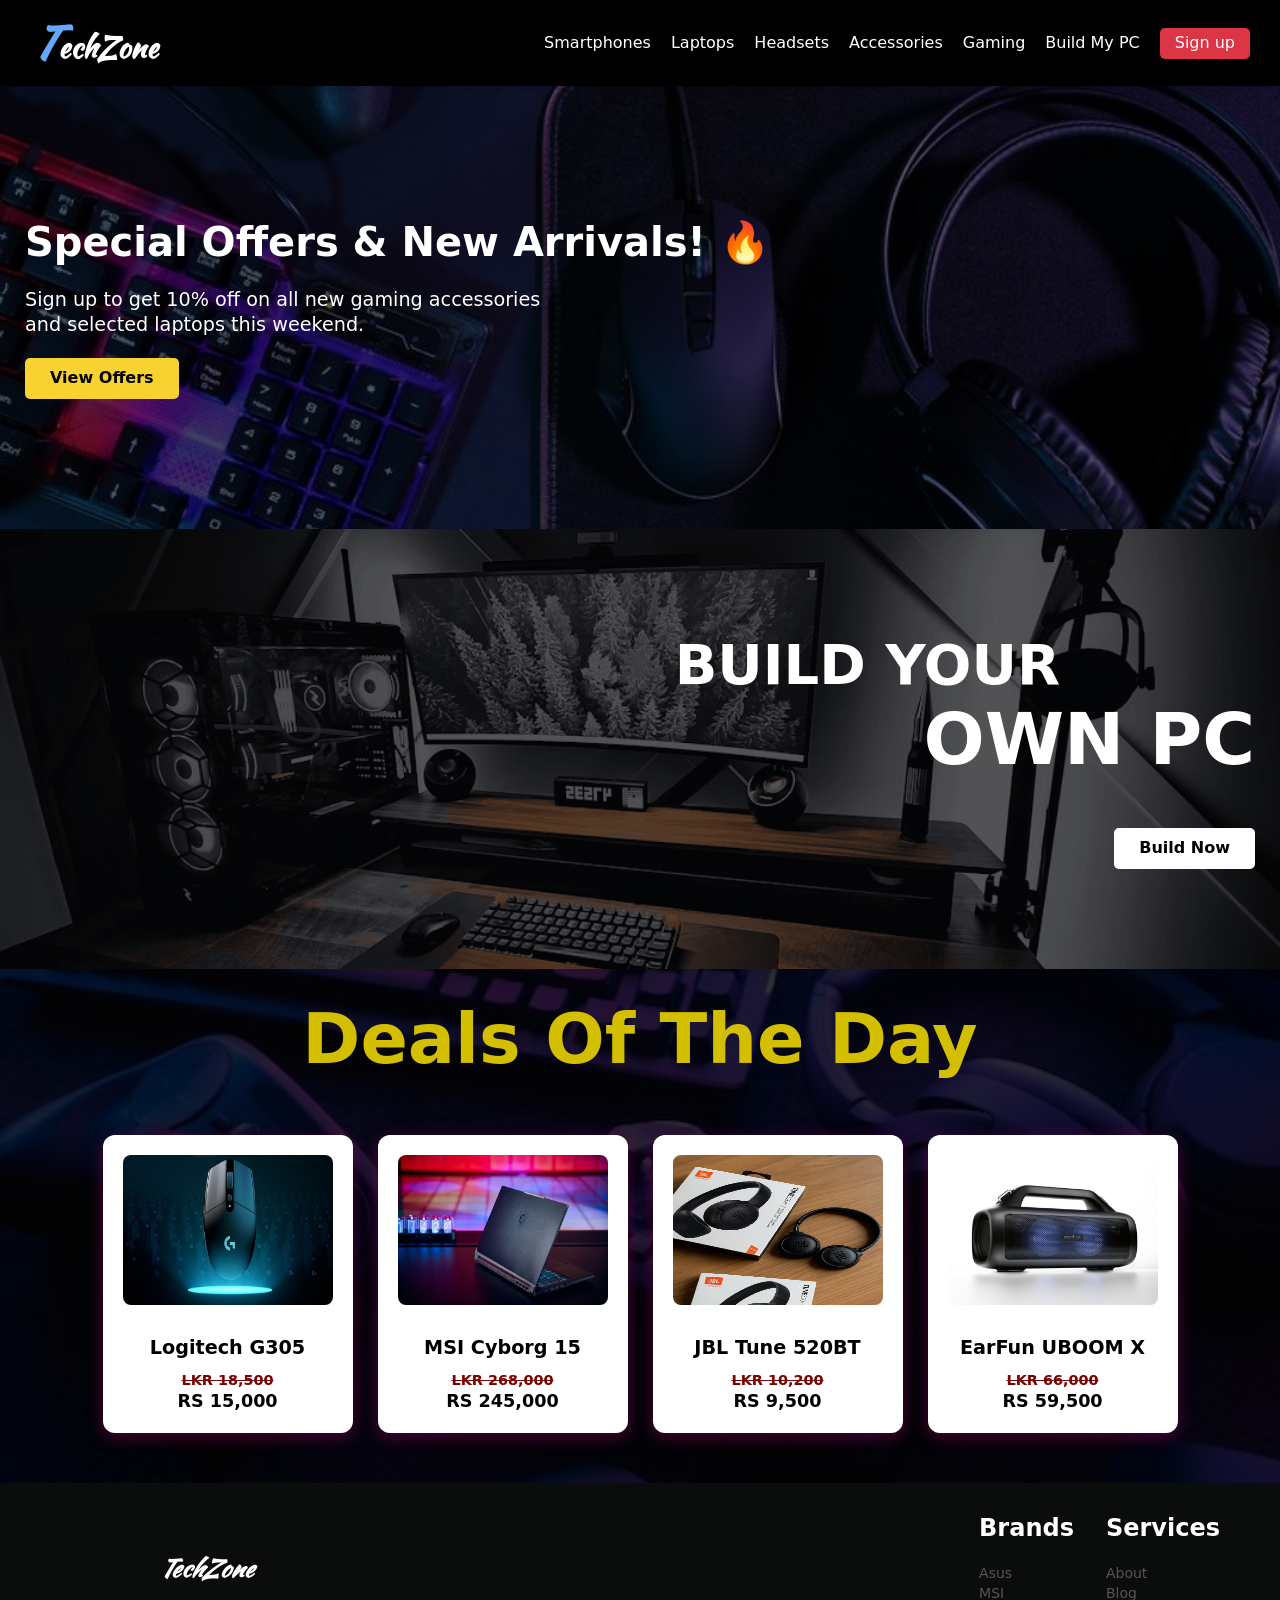
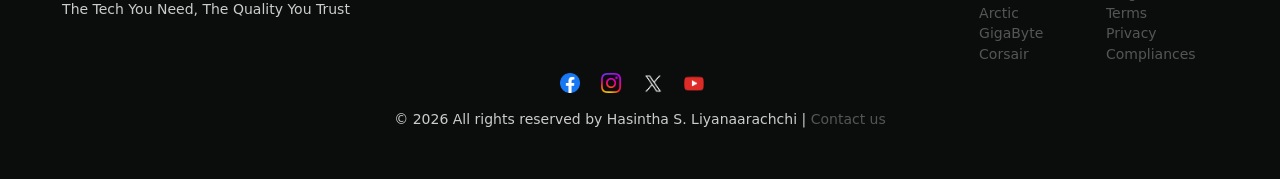
<file: index.html>
<!doctype html>
<html lang="en">
  <head>
    <meta charset="UTF-8" />
    <meta name="viewport" content="width=device-width, initial-scale=1.0" />
    <title>TechZone Gadget Store</title>
    <link rel="stylesheet" href="styles.css" />
    
  </head>
  <body>



    
    <header>
      <div class="logo">
        <a class="T" href="index.html" ; text-decoration: none"
          >T</a
        >
        <a class="Z" href="index.html" ; text-decoration: none"
          >echZone</a
        >
      </div>




      <nav> <!--navigation tika-->
        <ul>
         
          <li><a href="smartphones.html">Smartphones</a></li>
          <li><a href="laptops.html">Laptops</a></li>
          <li><a href="audio.html">Headsets</a></li>
          <li><a href="accessories.html">Accessories</a></li>
          <li><a href="gaming.html">Gaming</a></li>
          <li><a href="buildmypc.html">Build My PC</a></li>
          <li><a class="signup" href="signup.html">Sign up</a></li>
         
        </ul>
      </nav>
     
    </header>





   






    <!--Offer eka-->
     <section id="highlights" class="banner">
        <div class="banner-content">
          <div class="banner-text">
          <h2>Special Offers & New Arrivals! 🔥</h2>
            <p>Sign up to get 10% off on all new gaming accessories<br>and selected laptops this weekend.</p>
         
            <a  href="#viewoffers" class="btn">View Offers</a>
            </div>
            
        </div>
    </section>

  <section id="highlights" class="banner2">
        <div class="banner-content2">
          <div class="banner-text2">
          <pre><h2 class="top-line">BUILD YOUR          </h2>
          <h2 class="bottom-line">   OWN PC</h2>
          </pre>
            
            <a  href="buildmypc.html" class="btn2">Build Now</a>
            </div>
            
        </div>
    </section>
     
    <section id="featured-products" class="showcase-container">
    <div class="showcase-inner">
        <h2 class="deals" id="viewoffers">Deals Of The Day</h2>
        
        <div class="laptop-layout">
            <div class="laptop-item">
                <img src="Images\gaming\logi.jpg" >
                <h3>Logitech G305</h3>
                <div class="cost-tag">LKR 18,500</div>
                <div class="recost-tag">RS 15,000</div>
            </div>
            
            <div class="laptop-item">
                <img src="Images\laptops\cyborg15.jpg" >
                <h3>MSI Cyborg 15</h3>
                <div class="cost-tag">LKR 268,000</div>
                <div class="recost-tag">RS 245,000</div>
            </div>
            
            <div class="laptop-item">
                <img src="Images\headsets\jbltune.jpg" >
                <h3>JBL Tune 520BT</h3>
                <div class="cost-tag">LKR 10,200</div>
                <div class="recost-tag">RS 9,500</div>
            </div>
            <div class="laptop-item">
                <img src="Images\headsets\ear.jpg" >
                <h3>EarFun UBOOM X</h3>
                <div class="cost-tag">LKR 66,000</div>
                <div class="recost-tag">RS 59,500</div>
            </div>
        </div>
    </div>
</section>




    <!--Footer eka-->
  <footer class="hidden-footer" class="app-footer">
     
        <div class="footer-content">
          <div class="app-info">
            <h2 class="T">TechZone</h2>
            <p>
              The Tech You Need, The Quality You Trust
            </p>
          </div>
          <div class="footer-actions">
            <div class="services-actions">
              <h2 class="action-header">Brands</h2>
              <ul class="unordered-list">
                <li><a href="#">Asus</a></li>
                <li><a href="#">MSI</a></li>
                <li><a href="#">Arctic</a></li>
                <li><a href="#">GigaByte</a></li>
                <li><a href="#">Corsair</a></li>
              </ul>
            </div>
            <div class="about-actions">
              <h2 class="action-header">Services</h2>
              <ul class="unordered-list">
                <li><a href="#">About</a></li>
                <li><a href="#">Blog</a></li>
                <li><a href="#">Terms</a></li>
                <li><a href="#">Privacy</a></li>
                <li><a href="#">Compliances</a></li>
              </ul>
            </div>
          </div>
        </div>
        <div class="social-icons">
          <img
            src="Images\footer\facebook.png"
            alt="fb-icon"
          />
          <img
            src="Images\footer\instagram.png"
            alt="insta-icon"
          />
          <img
            src="Images\footer\twitter.png"
            alt="twitter-icon"
          />
          <img
            src="Images\footer\youtube.png"
            alt="yt-icon"
          />
        </div>
        <div class="copyright">
          <p class="copyright-text">
            &copy; 2026 All rights reserved by Hasintha S. Liyanaarachchi | 
            <a href="#">Contact us</a>
          </p>
        </div>
      </div>
    </footer>
   

    

  </body>
</html>
</file>
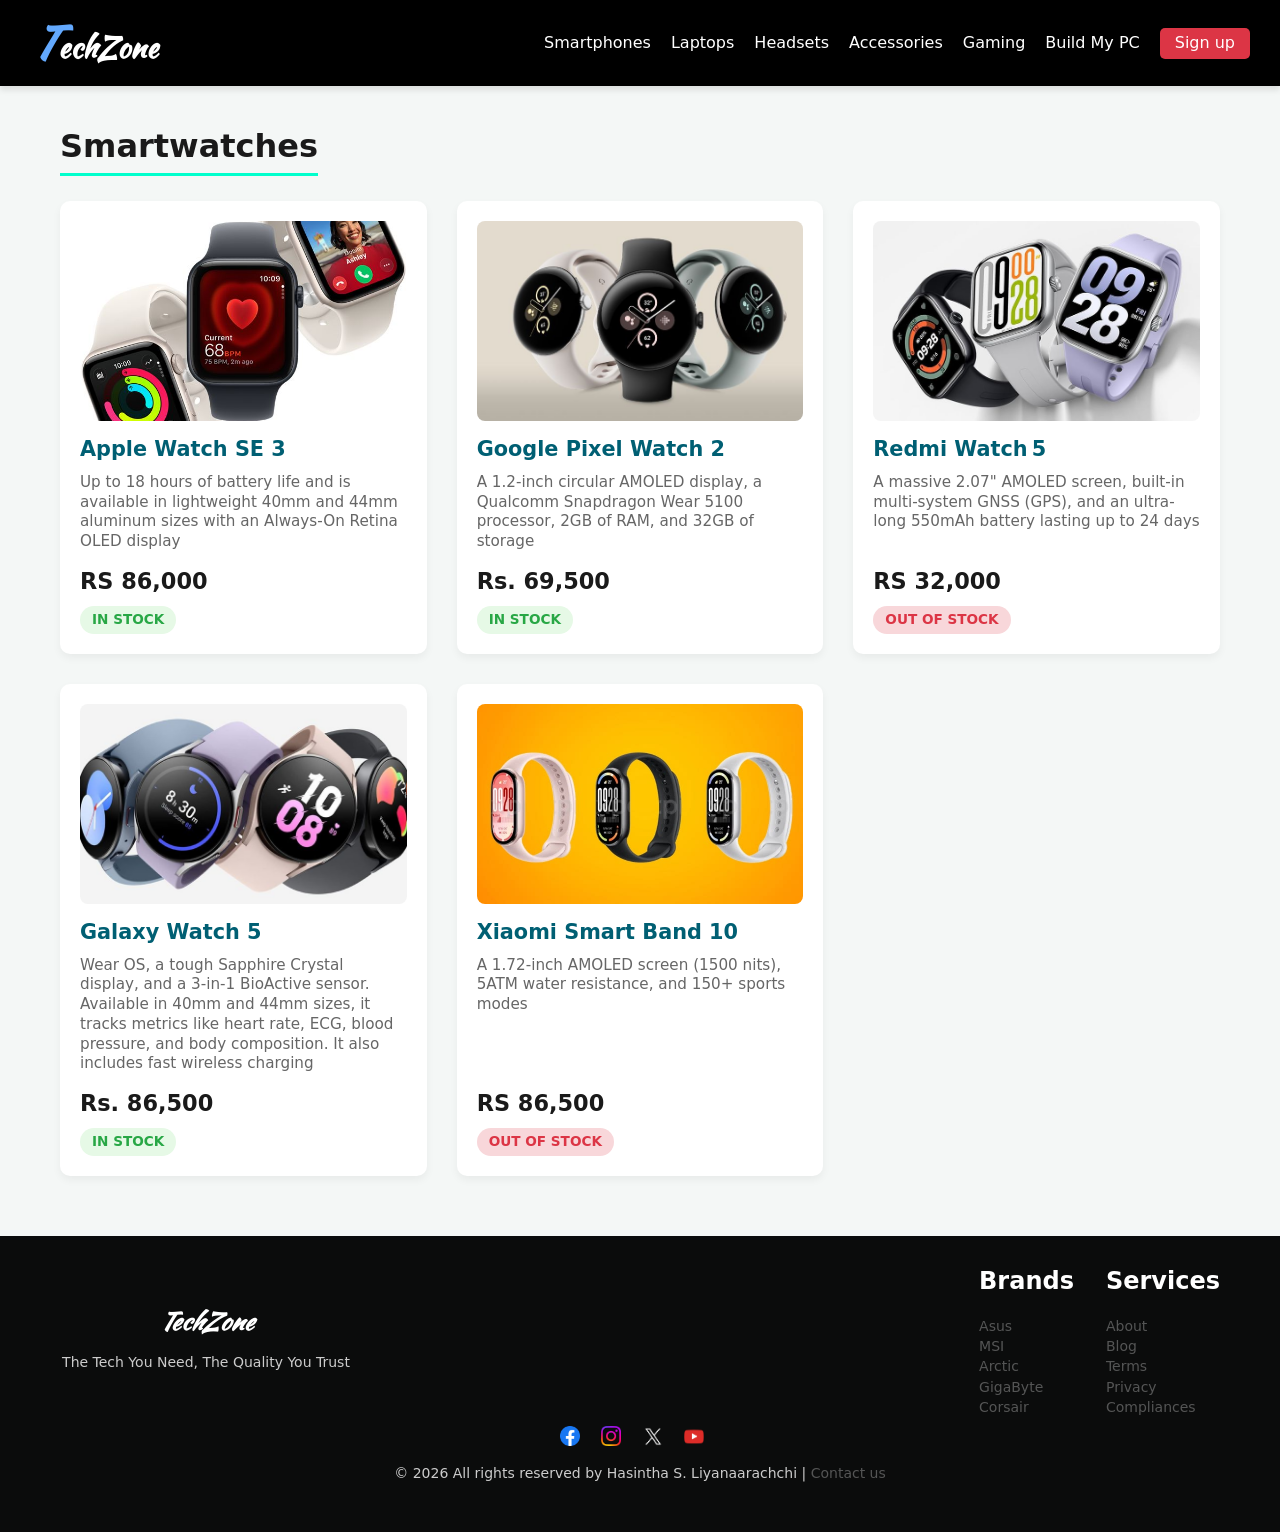
<file: accessories.html>
<!doctype html>
<html lang="en">
  <head>
    <meta charset="UTF-8" />
    <meta name="viewport" content="width=device-width, initial-scale=1.0" />
    <title>TechZone Gadget Store</title>
    <link rel="stylesheet" href="styles.css" />
    
  </head>
  <body>



    
    <header>
      <div class="logo">
        <a class="T" href="index.html" ; text-decoration: none"
          >T</a
        >
        <a class="Z" href="index.html" ; text-decoration: none"
          >echZone</a
        >
      </div>




      <nav> <!--navigation tika-->
        <ul>
         
          <li><a href="smartphones.html">Smartphones</a></li>
          <li><a href="laptops.html">Laptops</a></li>
          <li><a href="audio.html">Headsets</a></li>
          <li><a href="accessories.html">Accessories</a></li>
          <li><a href="gaming.html">Gaming</a></li>
          <li><a href="buildmypc.html">Build My PC</a></li>
          <li><a class="signup" href="signup.html">Sign up</a></li>
         
        </ul>
      </nav>
     
    </header>

    <main>
        <section class="category-section" style="padding-top: 40px; margin-top: 0;">
            <h2>Smartwatches</h2>
            <div class="product-grid">
                <div class="card">
                    <img src="Images\accessories\apple.jpg" >
                    <h3>Apple Watch SE 3</h3>
                    <p>Up to 18 hours of battery life and is available in lightweight 40mm and 44mm aluminum sizes with an Always-On Retina OLED display</p>
                    <div class="price">RS 86,000</div>
                    <div class="availability in-stock">In Stock</div>
                </div>
                <div class="card">
                    <img src="Images\accessories\google.jpg" >
                    <h3>Google Pixel Watch 2</h3>
                    <p>A 1.2-inch circular AMOLED display, a Qualcomm Snapdragon Wear 5100 processor, 2GB of RAM, and 32GB of storage</p>
                    <div class="price">Rs. 69,500</div>
                    <div class="availability in-stock">In Stock</div>
                </div>
                <div class="card">
                    <img src="Images\accessories\xiaomi.jpg" >
                    <h3>Redmi Watch 5</h3>
                    <p>A massive 2.07" AMOLED screen, built-in multi-system GNSS (GPS), and an ultra-long 550mAh battery lasting up to 24 days</p>
                    <div class="price">RS 32,000</div>
                    <div class="availability out-stock">Out Of Stock</div>
                </div>
                <div class="card">
                    <img src="Images\accessories\galaxy.jpg" >
                    <h3>Galaxy Watch 5</h3>
                    <p>Wear OS, a tough Sapphire Crystal display, and a 3-in-1 BioActive sensor. Available in 40mm and 44mm sizes, it tracks metrics like heart rate, ECG, blood pressure, and body composition. It also includes fast wireless charging</p>
                    <div class="price">Rs. 86,500</div>
                    <div class="availability in-stock">In Stock</div>
                </div>
                <div class="card">
                    <img src="Images\accessories\band.jpg" >
                    <h3>Xiaomi Smart Band 10</h3>
                    <p>A 1.72-inch AMOLED screen (1500 nits), 5ATM water resistance, and 150+ sports modes</p>
                    <div class="price">RS 86,500</div>
                    <div class="availability out-stock">Out Of Stock</div>
                </div>
            </div>
        </section>
    </main>

   <footer class="hidden-footer" class="app-footer">
     
        <div class="footer-content">
          <div class="app-info">
            <h2 class="T">TechZone</h2>
            <p>
              The Tech You Need, The Quality You Trust
            </p>
          </div>
          <div class="footer-actions">
            <div class="services-actions">
              <h2 class="action-header">Brands</h2>
              <ul class="unordered-list">
                <li><a href="#">Asus</a></li>
                <li><a href="#">MSI</a></li>
                <li><a href="#">Arctic</a></li>
                <li><a href="#">GigaByte</a></li>
                <li><a href="#">Corsair</a></li>
              </ul>
            </div>
            <div class="about-actions">
              <h2 class="action-header">Services</h2>
              <ul class="unordered-list">
                <li><a href="#">About</a></li>
                <li><a href="#">Blog</a></li>
                <li><a href="#">Terms</a></li>
                <li><a href="#">Privacy</a></li>
                <li><a href="#">Compliances</a></li>
              </ul>
            </div>
          </div>
        </div>
        <div class="social-icons">
          <img
            src="Images\footer\facebook.png"
            alt="fb-icon"
          />
          <img
            src="Images\footer\instagram.png"
            alt="insta-icon"
          />
          <img
            src="Images\footer\twitter.png"
            alt="twitter-icon"
          />
          <img
            src="Images\footer\youtube.png"
            alt="yt-icon"
          />
        </div>
        <div class="copyright">
          <p class="copyright-text">
            &copy; 2026 All rights reserved by Hasintha S. Liyanaarachchi | 
            <a href="#">Contact us</a>
          </p>
        </div>
      </div>
    </footer>
   

    

  </body>
</html>
</file>
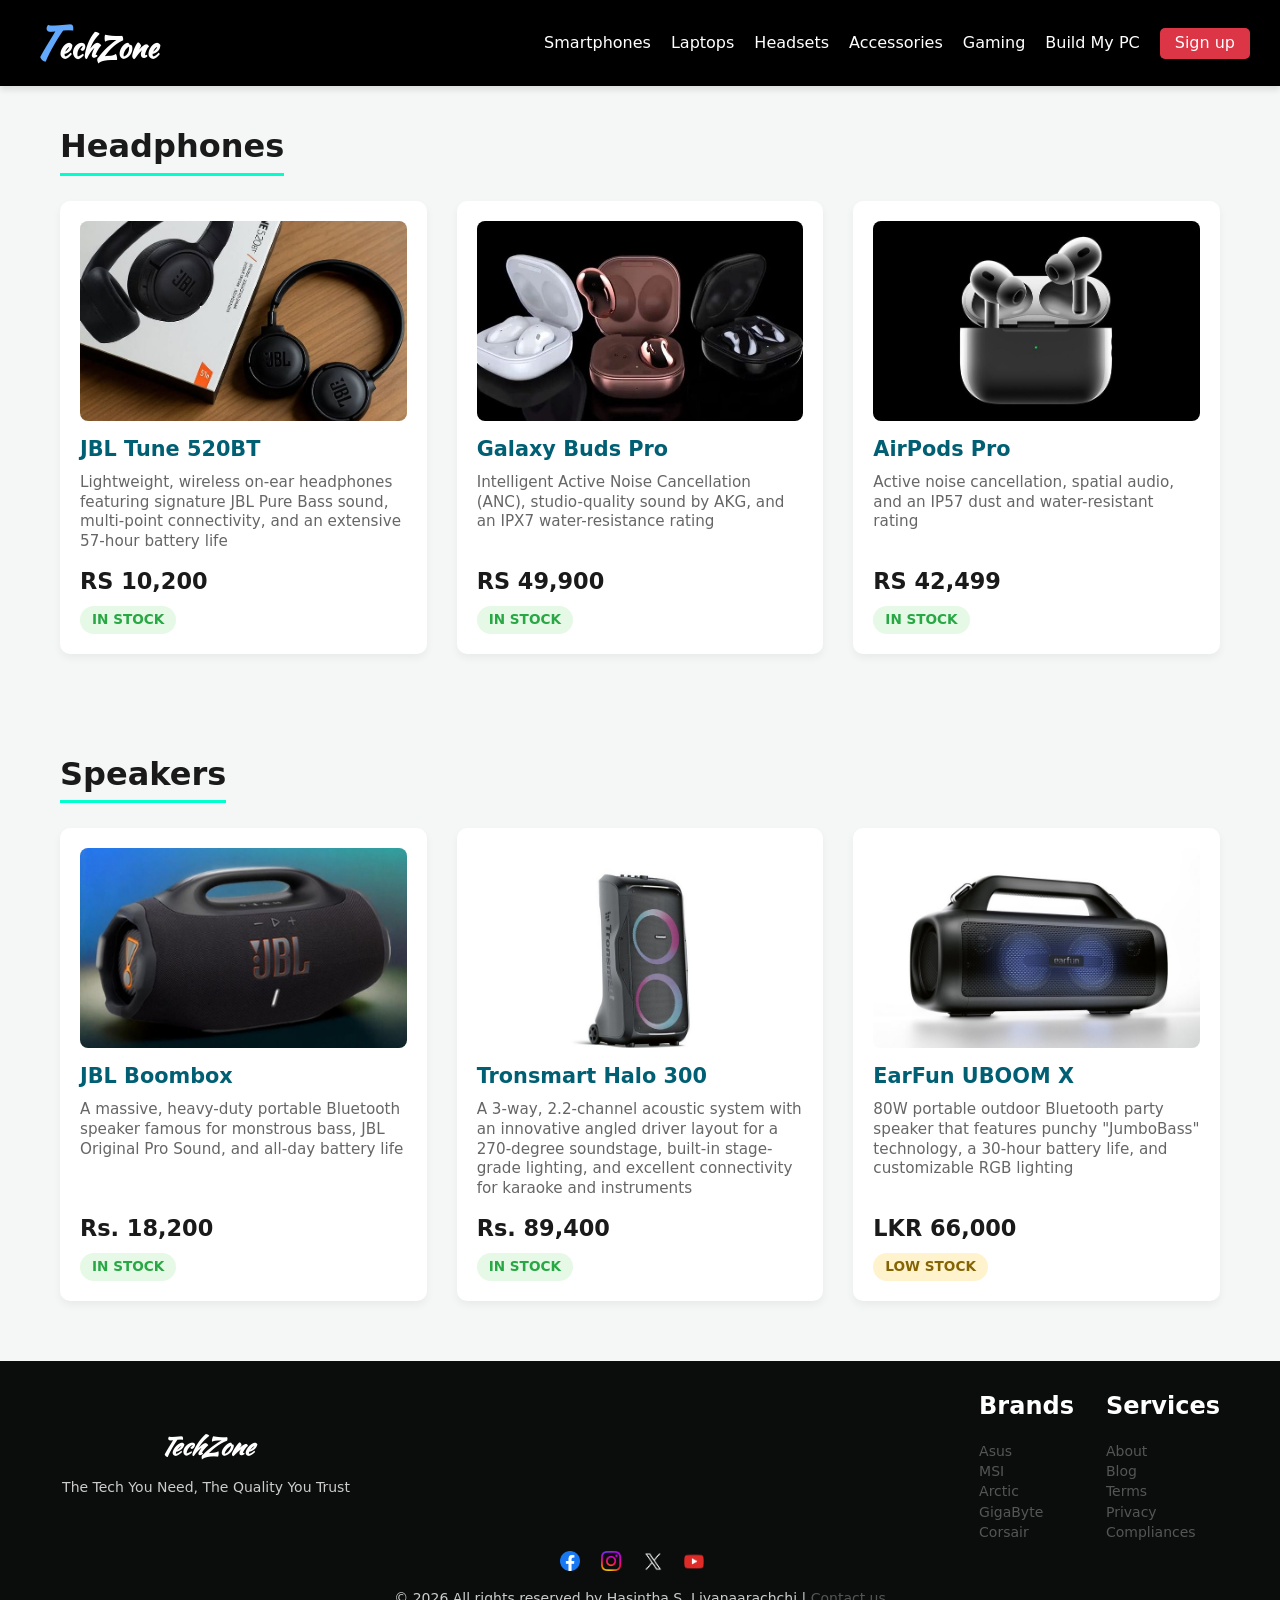
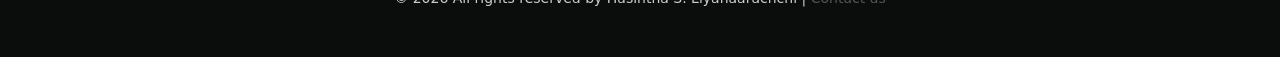
<file: audio.html>
<!doctype html>
<html lang="en">
  <head>
    <meta charset="UTF-8" />
    <meta name="viewport" content="width=device-width, initial-scale=1.0" />
    <title>TechZone Gadget Store</title>
    <link rel="stylesheet" href="styles.css" />
    
  </head>
  <body>



    
    <header>
      <div class="logo">
        <a class="T" href="index.html" ; text-decoration: none"
          >T</a
        >
        <a class="Z" href="index.html" ; text-decoration: none"
          >echZone</a
        >
      </div>




      <nav> <!--navigation tika-->
        <ul>
         
          <li><a href="smartphones.html">Smartphones</a></li>
          <li><a href="laptops.html">Laptops</a></li>
          <li><a href="audio.html">Headsets</a></li>
          <li><a href="accessories.html">Accessories</a></li>
          <li><a href="gaming.html">Gaming</a></li>
          <li><a href="buildmypc.html">Build My PC</a></li>
          <li><a class="signup" href="signup.html">Sign up</a></li>
         
        </ul>
      </nav>
     
    </header>
    <main>
        <section class="category-section" style="padding-top: 40px; margin-top: 0;">
            <h2>Headphones</h2>
            <div class="product-grid">
                <div class="card">
                    <img src="Images\headsets\jbltune.jpg" >
                    <h3>JBL Tune 520BT</h3>
                    <p>Lightweight, wireless on-ear headphones featuring signature JBL Pure Bass sound, multi-point connectivity, and an extensive 57-hour battery life</p>
                    <div class="price">RS 10,200</div>
                    <div class="availability in-stock">In Stock</div>
                </div>
                <div class="card">
                    <img src="Images\headsets\buds.jpg" >
                    <h3>Galaxy Buds Pro</h3>
                    <p>Intelligent Active Noise Cancellation (ANC), studio-quality sound by AKG, and an IPX7 water-resistance rating</p>
                    <div class="price">RS 49,900</div>
                    <div class="availability in-stock">In Stock</div>
                </div>
                <div class="card">
                    <img src="Images\headsets\airpods.jpg" >
                    <h3>AirPods Pro</h3>
                    <p>Active noise cancellation, spatial audio, and an IP57 dust and water-resistant rating</p>
                    <div class="price">RS 42,499</div>
                    <div class="availability in-stock">In Stock</div>
                </div>
            </div>
        </section>

        <section class="category-section" style="padding-top: 40px; margin-top: 0;">
            <h2>Speakers</h2>
            <div class="product-grid">
                <div class="card">
                    <img src="Images\headsets\jbl.jpg" >
                    <h3>JBL Boombox</h3>
                    <p>A massive, heavy-duty portable Bluetooth speaker famous for monstrous bass, JBL Original Pro Sound, and all-day battery life</p>
                    <div class="price">Rs. 18,200</div>
                    <div class="availability in-stock">In Stock</div>
                </div>
                <div class="card">
                    <img src="Images\headsets\halo.jpg" >
                    <h3>Tronsmart Halo 300</h3>
                    <p>A 3-way, 2.2-channel acoustic system with an innovative angled driver layout for a 270-degree soundstage, built-in stage-grade lighting, and excellent connectivity for karaoke and instruments</p>
                    <div class="price">Rs. 89,400</div>
                    <div class="availability in-stock">In Stock</div>
                </div>
                <div class="card">
                    <img src="Images\headsets\ear.jpg" >
                    <h3>EarFun UBOOM X</h3>
                    <p>80W portable outdoor Bluetooth party speaker that features punchy "JumboBass" technology, a 30-hour battery life, and customizable RGB lighting</p>
                    <div class="price">LKR 66,000</div>
                    <div class="availability low-stock">Low Stock</div>
                </div>
            </div>
        </section>
    </main>

    <footer class="hidden-footer" class="app-footer">
     
        <div class="footer-content">
          <div class="app-info">
            <h2 class="T">TechZone</h2>
            <p>
              The Tech You Need, The Quality You Trust
            </p>
          </div>
          <div class="footer-actions">
            <div class="services-actions">
              <h2 class="action-header">Brands</h2>
              <ul class="unordered-list">
                <li><a href="#">Asus</a></li>
                <li><a href="#">MSI</a></li>
                <li><a href="#">Arctic</a></li>
                <li><a href="#">GigaByte</a></li>
                <li><a href="#">Corsair</a></li>
              </ul>
            </div>
            <div class="about-actions">
              <h2 class="action-header">Services</h2>
              <ul class="unordered-list">
                <li><a href="#">About</a></li>
                <li><a href="#">Blog</a></li>
                <li><a href="#">Terms</a></li>
                <li><a href="#">Privacy</a></li>
                <li><a href="#">Compliances</a></li>
              </ul>
            </div>
          </div>
        </div>
        <div class="social-icons">
          <img
            src="Images\footer\facebook.png"
            alt="fb-icon"
          />
          <img
            src="Images\footer\instagram.png"
            alt="insta-icon"
          />
          <img
            src="Images\footer\twitter.png"
            alt="twitter-icon"
          />
          <img
            src="Images\footer\youtube.png"
            alt="yt-icon"
          />
        </div>
        <div class="copyright">
          <p class="copyright-text">
            &copy; 2026 All rights reserved by Hasintha S. Liyanaarachchi | 
            <a href="#">Contact us</a>
          </p>
        </div>
      </div>
    </footer>
   

    

  </body>
</html>
</file>
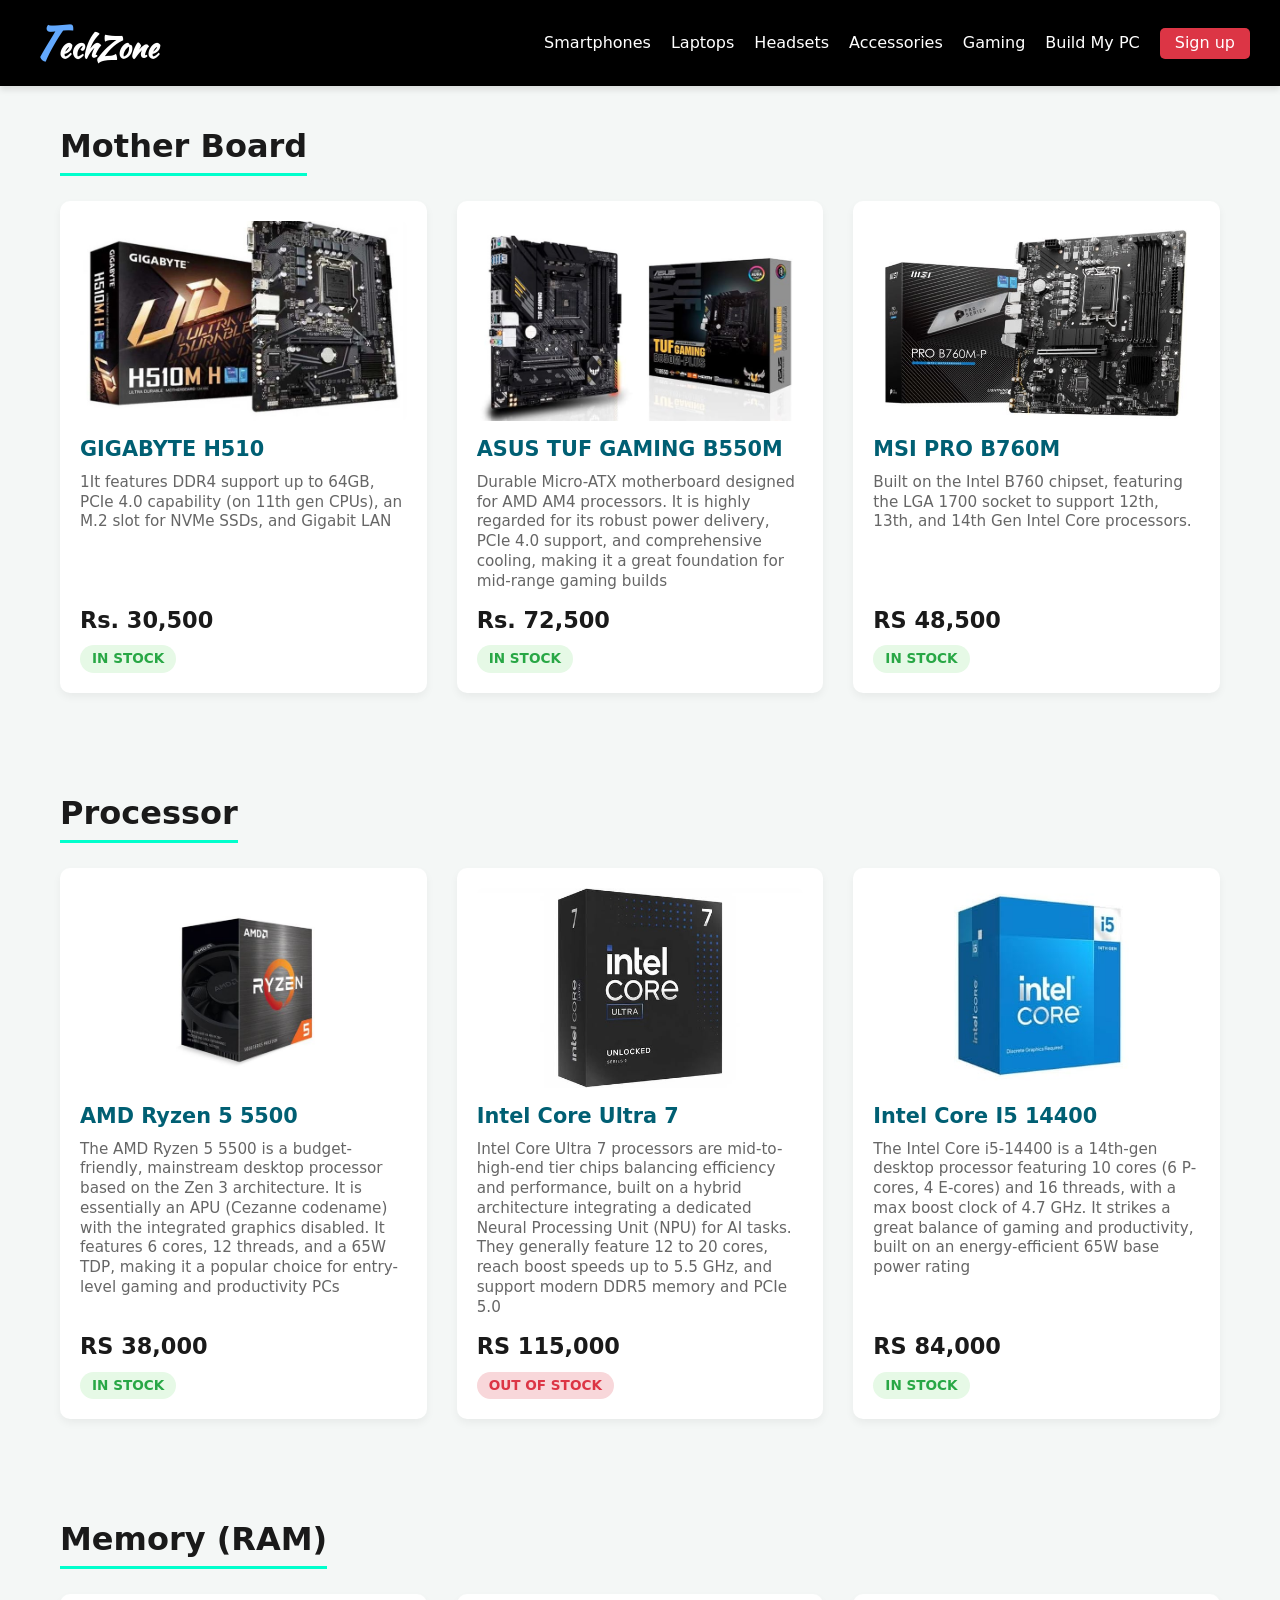
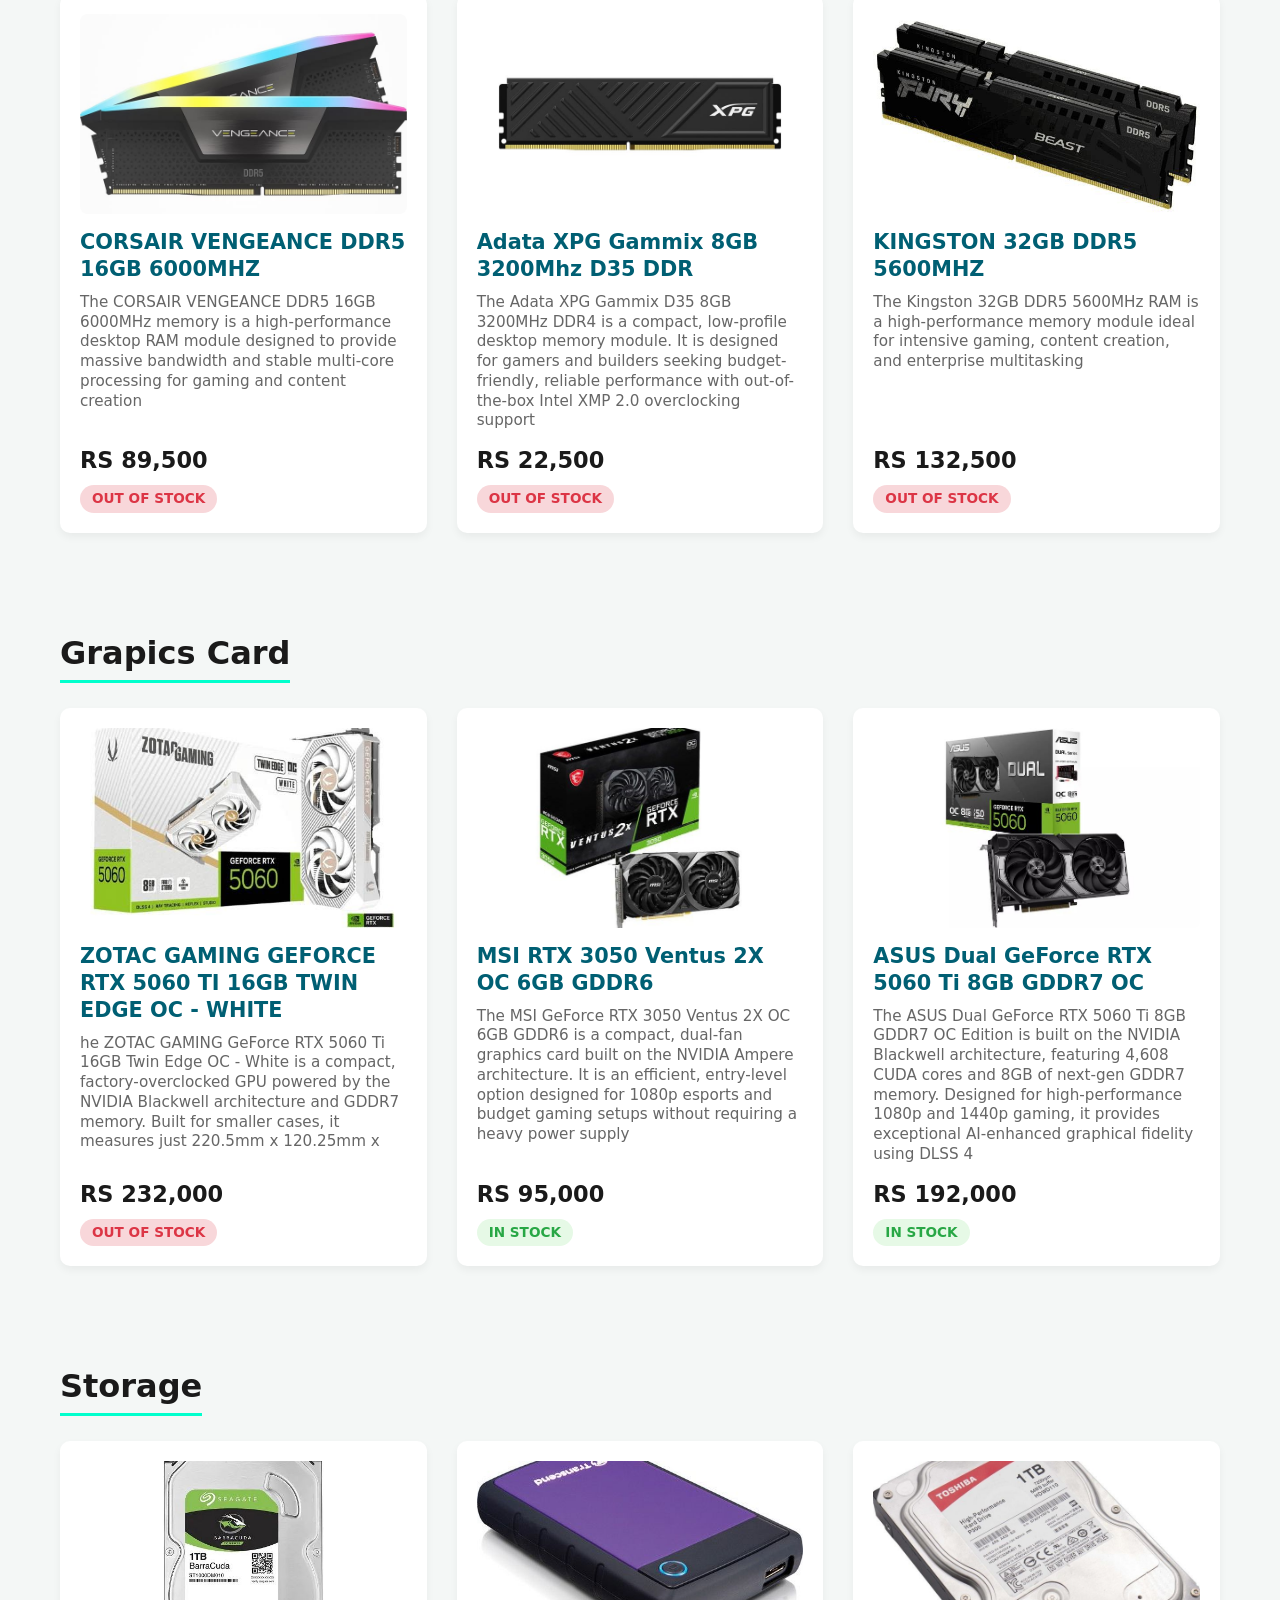
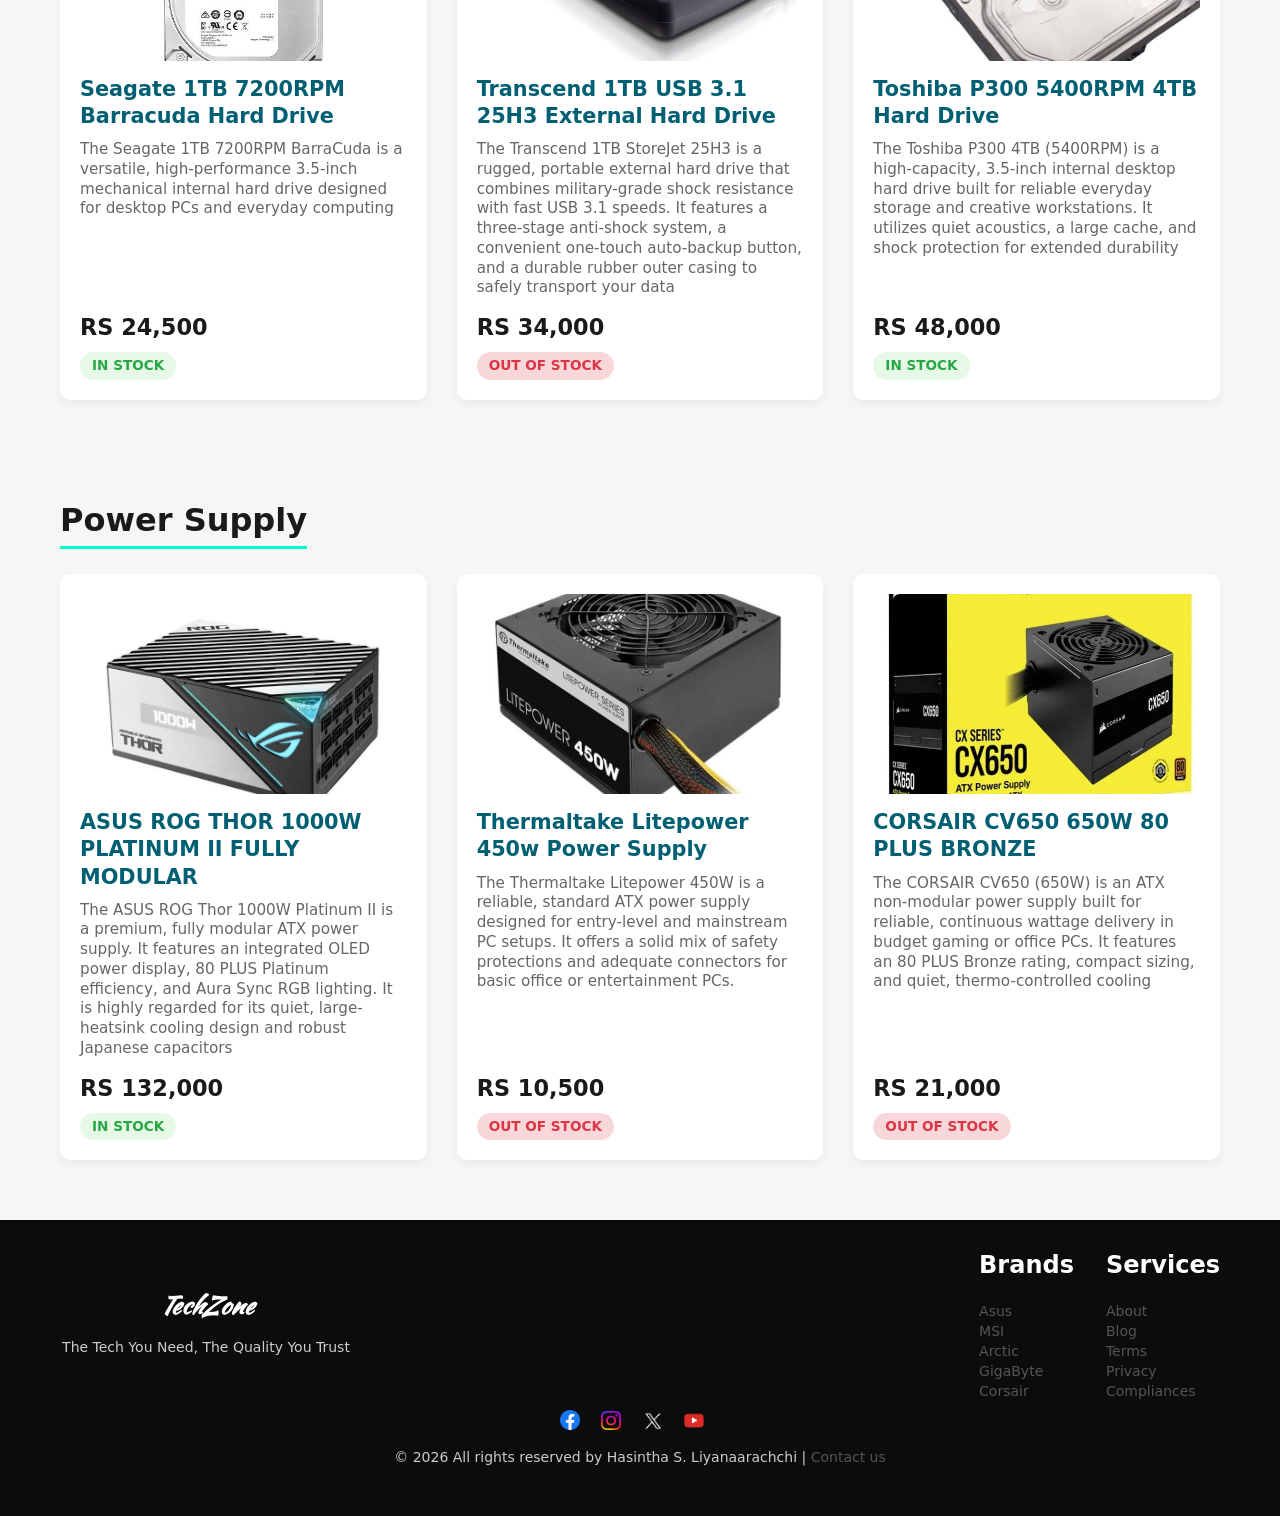
<file: buildmypc.html>
<!doctype html>
<html lang="en">
  <head>
    <meta charset="UTF-8" />
    <meta name="viewport" content="width=device-width, initial-scale=1.0" />
    <title>TechZone Gadget Store</title>
     <link rel="stylesheet" href="styles.css" />
    
  </head>
  <body>



    
    <header>
      <div class="logo">
        <a class="T" href="index.html" ; text-decoration: none"
          >T</a
        >
        <a class="Z" href="index.html" ; text-decoration: none"
          >echZone</a
        >
      </div>




      <nav> <!--navigation tika-->
        <ul>
         
          <li><a href="smartphones.html">Smartphones</a></li>
          <li><a href="laptops.html">Laptops</a></li>
          <li><a href="audio.html">Headsets</a></li>
          <li><a href="accessories.html">Accessories</a></li>
          <li><a href="gaming.html">Gaming</a></li>
          <li><a href="buildmypc.html">Build My PC</a></li>
          <li><a class="signup" href="signup.html">Sign up</a></li>
         
        </ul>
      </nav>
     
    </header>
    <main>
        <section class="category-section" style="padding-top: 40px; margin-top: 0;">
            <h2>Mother Board</h2>
            <div class="product-grid">
                <div class="card">
                    <img src="Images\buildmypc\gbh510.jpg" >
                    <h3>GIGABYTE H510</h3>
                    <p>1It features DDR4 support up to 64GB, PCIe 4.0 capability (on 11th gen CPUs), an M.2 slot for NVMe SSDs, and Gigabit LAN</p>
                    <div class="price">Rs. 30,500</div>
                    <div class="availability in-stock">In Stock</div>
                </div>
                <div class="card">
                    <img src="Images\buildmypc\asusb550m.jpg" >
                    <h3>ASUS TUF GAMING B550M</h3>
                    <p>Durable Micro-ATX motherboard designed for AMD AM4 processors. It is highly regarded for its robust power delivery, PCIe 4.0 support, and comprehensive cooling, making it a great foundation for mid-range gaming builds</p>
                    <div class="price">Rs. 72,500</div>
                    <div class="availability in-stock">In Stock</div>
                </div>
                <div class="card">
                    <img src="Images\buildmypc\msi760m.jpg" >
                    <h3>MSI PRO B760M</h3>
                    <p>Built on the Intel B760 chipset, featuring the LGA 1700 socket to support 12th, 13th, and 14th Gen Intel Core processors.</p>
                    <div class="price">RS 48,500</div>
                    <div class="availability in-stock">In Stock</div>
                </div>
            </div>
        </section>
        <section class="category-section" style="padding-top: 40px; margin-top: 0;">
            <h2>Processor</h2>
            <div class="product-grid">
                <div class="card">
                    <img src="Images\buildmypc\ryzen5.jpg" >
                    <h3>AMD Ryzen 5 5500</h3>
                    <p>The AMD Ryzen 5 5500 is a budget-friendly, mainstream desktop processor based on the Zen 3 architecture. It is essentially an APU (Cezanne codename) with the integrated graphics disabled. It features 6 cores, 12 threads, and a 65W TDP, making it a popular choice for entry-level gaming and productivity PCs</p>
                    <div class="price">RS 38,000</div>
                    <div class="availability in-stock">In Stock</div>
                </div>
                <div class="card">
                    <img src="Images\buildmypc\ultra.jpg" >
                    <h3>Intel Core Ultra 7</h3>
                    <p>Intel Core Ultra 7 processors are mid-to-high-end tier chips balancing efficiency and performance, built on a hybrid architecture integrating a dedicated Neural Processing Unit (NPU) for AI tasks. They generally feature 12 to 20 cores, reach boost speeds up to 5.5 GHz, and support modern DDR5 memory and PCIe 5.0</p>
                    <div class="price">RS 115,000</div>
                    <div class="availability out-stock">Out Of Stock</div>
                </div>
                <div class="card">
                    <img src="Images\buildmypc\i5.jpg" >
                    <h3>Intel Core I5 14400</h3>
                    <p>The Intel Core i5-14400 is a 14th-gen desktop processor featuring 10 cores (6 P-cores, 4 E-cores) and 16 threads, with a max boost clock of 4.7 GHz. It strikes a great balance of gaming and productivity, built on an energy-efficient 65W base power rating</p>
                    <div class="price">RS 84,000</div>
                    <div class="availability in-stock">In Stock</div>
                </div>
            </div>
        </section>
        <section class="category-section" style="padding-top: 40px; margin-top: 0;">
            <h2>Memory (RAM)</h2>
            <div class="product-grid">
                <div class="card">
                    <img src="Images\buildmypc\veng.jpg" >
                    <h3>CORSAIR VENGEANCE DDR5 16GB 6000MHZ</h3>
                    <p>The CORSAIR VENGEANCE DDR5 16GB 6000MHz memory is a high-performance desktop RAM module designed to provide massive bandwidth and stable multi-core processing for gaming and content creation</p>
                    <div class="price">RS 89,500</div>
                    <div class="availability out-stock">Out Of Stock</div>
                </div>
                <div class="card">
                    <img src="Images\buildmypc\xpg.jpg" >
                    <h3>Adata XPG Gammix 8GB 3200Mhz D35 DDR</h3>
                    <p>The Adata XPG Gammix D35 8GB 3200MHz DDR4 is a compact, low-profile desktop memory module. It is designed for gamers and builders seeking budget-friendly, reliable performance with out-of-the-box Intel XMP 2.0 overclocking support</p>
                    <div class="price">RS 22,500</div>
                    <div class="availability out-stock">Out Of Stock</div>
                </div>
                <div class="card">
                    <img src="Images\buildmypc\king.jpg" >
                    <h3>KINGSTON 32GB DDR5 5600MHZ</h3>
                    <p>The Kingston 32GB DDR5 5600MHz RAM is a high-performance memory module ideal for intensive gaming, content creation, and enterprise multitasking</p>
                    <div class="price">RS 132,500</div>
                    <div class="availability out-stock">Out of Stock</div>
                </div>
            </div>
        </section>
<section class="category-section" style="padding-top: 40px; margin-top: 0;">
            <h2>Grapics Card</h2>
            <div class="product-grid">
                <div class="card">
                    <img src="Images\buildmypc\zotacrtx.jpg" >
                    <h3>ZOTAC GAMING GEFORCE RTX 5060 TI 16GB TWIN EDGE OC - WHITE</h3>
                    <p>he ZOTAC GAMING GeForce RTX 5060 Ti 16GB Twin Edge OC - White is a compact, factory-overclocked GPU powered by the NVIDIA Blackwell architecture and GDDR7 memory. Built for smaller cases, it measures just 220.5mm x 120.25mm x</p>
                    <div class="price">RS 232,000</div>
                    <div class="availability out-stock">Out Of Stock</div>
                </div>
                <div class="card">
                    <img src="Images\buildmypc\msirtx.jpg" >
                    <h3>MSI RTX 3050 Ventus 2X OC 6GB GDDR6</h3>
                    <p>The MSI GeForce RTX 3050 Ventus 2X OC 6GB GDDR6 is a compact, dual-fan graphics card built on the NVIDIA Ampere architecture. It is an efficient, entry-level option designed for 1080p esports and budget gaming setups without requiring a heavy power supply</p>
                    <div class="price">RS 95,000</div>
                    <div class="availability in-stock">In Stock</div>
                </div>
                <div class="card">
                    <img src="Images\buildmypc\asusrtx.jpg" >
                    <h3>ASUS Dual GeForce RTX 5060 Ti 8GB GDDR7 OC</h3>
                    <p>The ASUS Dual GeForce RTX 5060 Ti 8GB GDDR7 OC Edition is built on the NVIDIA Blackwell architecture, featuring 4,608 CUDA cores and 8GB of next-gen GDDR7 memory. Designed for high-performance 1080p and 1440p gaming, it provides exceptional AI-enhanced graphical fidelity using DLSS 4</p>
                    <div class="price">RS 192,000</div>
                    <div class="availability in-stock">In Stock</div>
                </div>
            </div>
        </section>
        <section class="category-section" style="padding-top: 40px; margin-top: 0;">
            <h2>Storage</h2>
            <div class="product-grid">
                <div class="card">
                    <img src="Images\buildmypc\sea.jpg" >
                    <h3>Seagate 1TB 7200RPM Barracuda Hard Drive</h3>
                    <p>The Seagate 1TB 7200RPM BarraCuda is a versatile, high-performance 3.5-inch mechanical internal hard drive designed for desktop PCs and everyday computing</p>
                    <div class="price">RS 24,500</div>
                    <div class="availability in-stock">In Stock</div>
                </div>
                <div class="card">
                    <img src="Images\buildmypc\tran.jpg" >
                    <h3>Transcend 1TB USB 3.1 25H3 External Hard Drive</h3>
                    <p>The Transcend 1TB StoreJet 25H3 is a rugged, portable external hard drive that combines military-grade shock resistance with fast USB 3.1 speeds. It features a three-stage anti-shock system, a convenient one-touch auto-backup button, and a durable rubber outer casing to safely transport your data</p>
                    <div class="price">RS 34,000</div>
                    <div class="availability out-stock">Out Of Stock</div>
                </div>
                <div class="card">
                    <img src="Images\buildmypc\toshi.jpg" >
                    <h3>Toshiba P300 5400RPM 4TB Hard Drive</h3>
                    <p>The Toshiba P300 4TB (5400RPM) is a high-capacity, 3.5-inch internal desktop hard drive built for reliable everyday storage and creative workstations. It utilizes quiet acoustics, a large cache, and shock protection for extended durability</p>
                    <div class="price">RS 48,000</div>
                    <div class="availability in-stock">In Stock</div>
                </div>
            </div>
        </section>
        <section class="category-section" style="padding-top: 40px; margin-top: 0;">
            <h2>Power Supply</h2>
            <div class="product-grid">
                <div class="card">
                    <img src="Images\buildmypc\asusp.jpg" >
                    <h3>ASUS ROG THOR 1000W PLATINUM II FULLY MODULAR</h3>
                    <p>The ASUS ROG Thor 1000W Platinum II is a premium, fully modular ATX power supply. It features an integrated OLED power display, 80 PLUS Platinum efficiency, and Aura Sync RGB lighting. It is highly regarded for its quiet, large-heatsink cooling design and robust Japanese capacitors</p>
                    <div class="price">RS 132,000</div>
                    <div class="availability in-stock">In Stock</div>
                </div>
                <div class="card">
                    <img src="Images\buildmypc\therp.jpg" >
                    <h3>Thermaltake Litepower 450w Power Supply</h3>
                    <p>The Thermaltake Litepower 450W is a reliable, standard ATX power supply designed for entry-level and mainstream PC setups. It offers a solid mix of safety protections and adequate connectors for basic office or entertainment PCs.</p>
                    <div class="price">RS 10,500</div>
                    <div class="availability out-stock">oUT oF Stock</div>
                </div>
                <div class="card">
                    <img src="Images\buildmypc\corp.jpg" >
                    <h3>CORSAIR CV650 650W 80 PLUS BRONZE</h3>
                    <p>The CORSAIR CV650 (650W) is an ATX non-modular power supply built for reliable, continuous wattage delivery in budget gaming or office PCs. It features an 80 PLUS Bronze rating, compact sizing, and quiet, thermo-controlled cooling</p>
                    <div class="price">RS 21,000</div>
                    <div class="availability out-stock">Out of Stock</div>
                </div>
            </div>
        </section>
</main>

  <footer class="hidden-footer" class="app-footer">
     
        <div class="footer-content">
          <div class="app-info">
            <h2 class="T">TechZone</h2>
            <p>
              The Tech You Need, The Quality You Trust
            </p>
          </div>
          <div class="footer-actions">
            <div class="services-actions">
              <h2 class="action-header">Brands</h2>
              <ul class="unordered-list">
                <li><a href="#">Asus</a></li>
                <li><a href="#">MSI</a></li>
                <li><a href="#">Arctic</a></li>
                <li><a href="#">GigaByte</a></li>
                <li><a href="#">Corsair</a></li>
              </ul>
            </div>
            <div class="about-actions">
              <h2 class="action-header">Services</h2>
              <ul class="unordered-list">
                <li><a href="#">About</a></li>
                <li><a href="#">Blog</a></li>
                <li><a href="#">Terms</a></li>
                <li><a href="#">Privacy</a></li>
                <li><a href="#">Compliances</a></li>
              </ul>
            </div>
          </div>
        </div>
        <div class="social-icons">
          <img
            src="Images\footer\facebook.png"
            alt="fb-icon"
          />
          <img
            src="Images\footer\instagram.png"
            alt="insta-icon"
          />
          <img
            src="Images\footer\twitter.png"
            alt="twitter-icon"
          />
          <img
            src="Images\footer\youtube.png"
            alt="yt-icon"
          />
        </div>
        <div class="copyright">
          <p class="copyright-text">
            &copy; 2026 All rights reserved by Hasintha S. Liyanaarachchi | 
            <a href="#">Contact us</a>
          </p>
        </div>
      </div>
    </footer>
   

    

  </body>
</html>
</file>
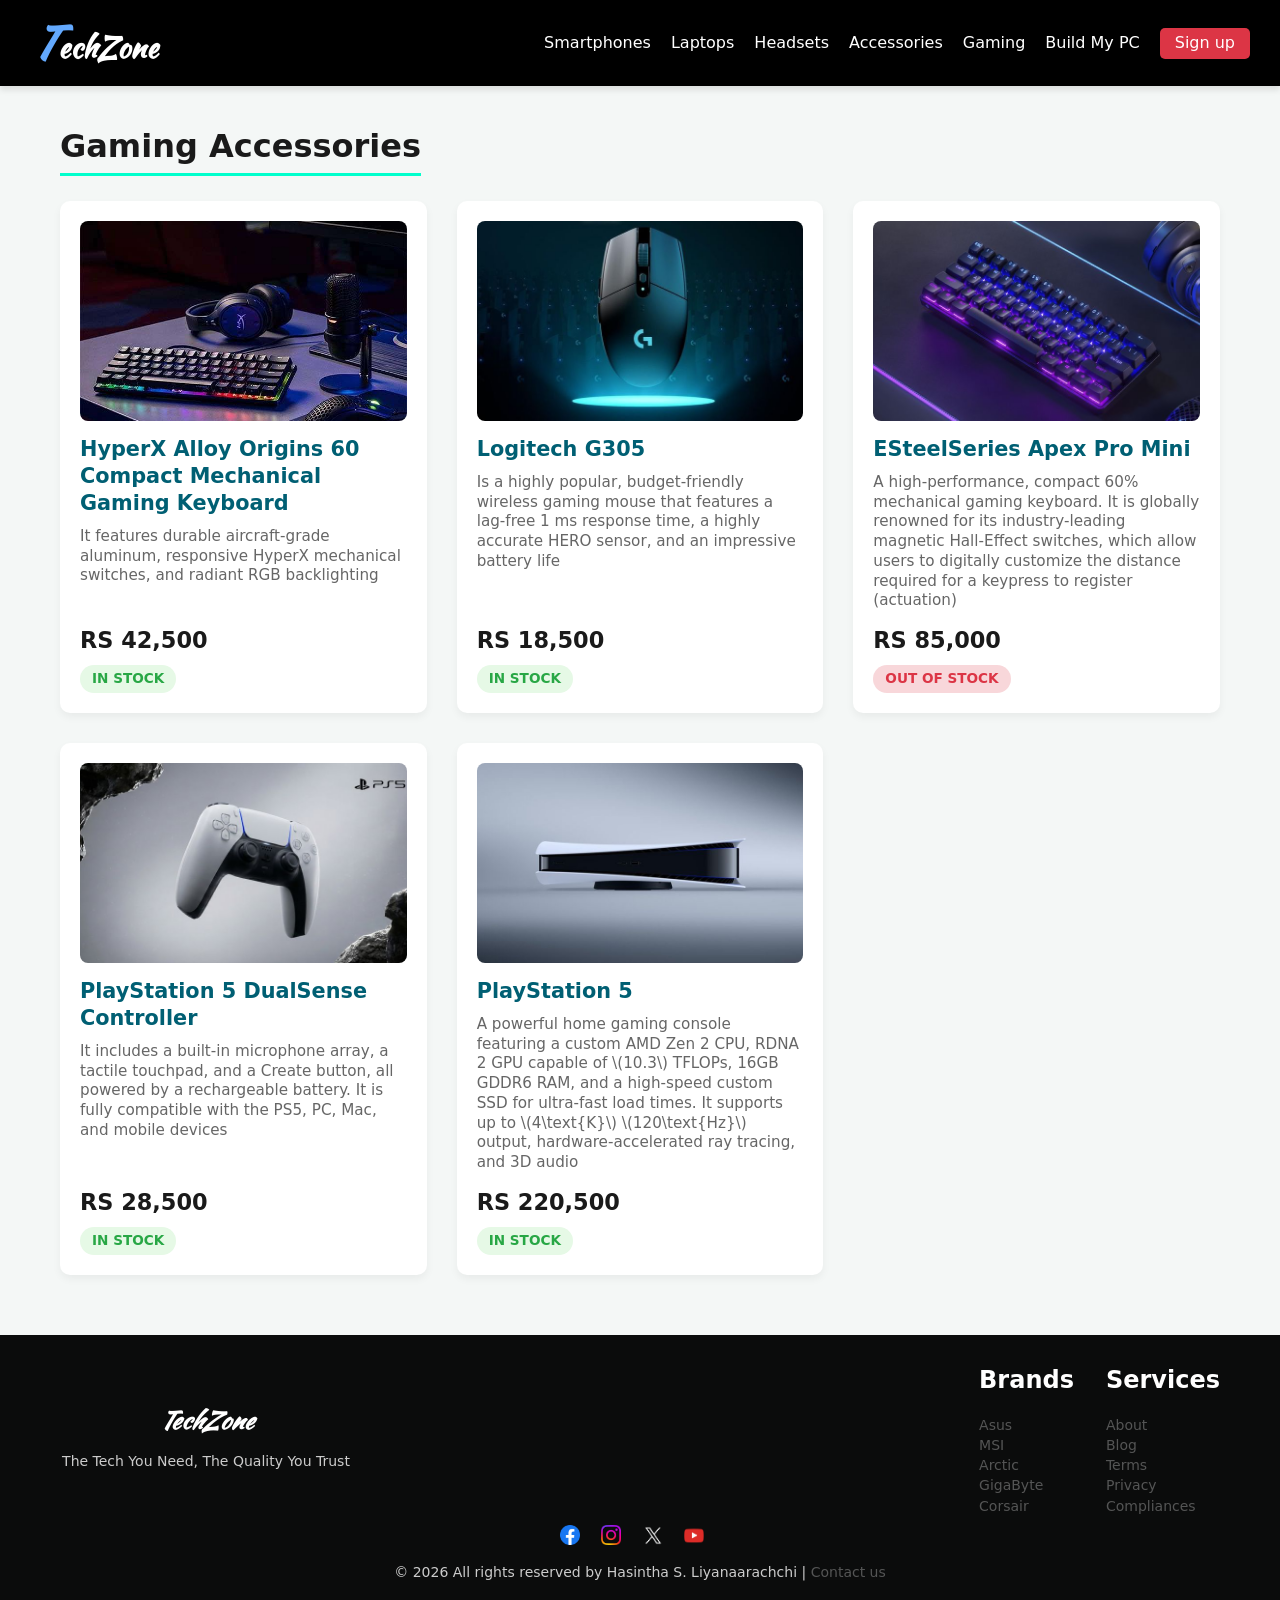
<file: gaming.html>
<!doctype html>
<html lang="en">
  <head>
    <meta charset="UTF-8" />
    <meta name="viewport" content="width=device-width, initial-scale=1.0" />
    <title>TechZone Gadget Store</title>
     <link rel="stylesheet" href="styles.css" />
    
  </head>
  <body>



    
    <header>
      <div class="logo">
        <a class="T" href="index.html" ; text-decoration: none"
          >T</a
        >
        <a class="Z" href="index.html" ; text-decoration: none"
          >echZone</a
        >
      </div>




      <nav> <!--navigation tika-->
        <ul>
         
          <li><a href="smartphones.html">Smartphones</a></li>
          <li><a href="laptops.html">Laptops</a></li>
          <li><a href="audio.html">Headsets</a></li>
          <li><a href="accessories.html">Accessories</a></li>
          <li><a href="gaming.html">Gaming</a></li>
          <li><a href="buildmypc.html">Build My PC</a></li>
          <li><a class="signup" href="signup.html">Sign up</a></li>
         
        </ul>
      </nav>
     
    </header>
    <main>
        <section class="category-section" style="padding-top: 40px; margin-top: 0;">
            <h2>Gaming Accessories</h2>
            <div class="product-grid">
                <div class="card">
                    <img src="Images\gaming\hyperx.jpg" >
                    <h3>HyperX Alloy Origins 60 Compact Mechanical Gaming Keyboard</h3>
                    <p>It features durable aircraft-grade aluminum, responsive HyperX mechanical switches, and radiant RGB backlighting</p>
                    <div class="price">RS 42,500</div>
                    <div class="availability in-stock">In Stock</div>
                </div>
                <div class="card">
                    <img src="Images\gaming\logi.jpg" >
                    <h3>Logitech G305</h3>
                    <p>Is a highly popular, budget-friendly wireless gaming mouse that features a lag-free 1 ms response time, a highly accurate HERO sensor, and an impressive battery life</p>
                    <div class="price">RS 18,500</div>
                    <div class="availability in-stock">In Stock</div>
                </div>
                <div class="card">
                    <img src="Images\gaming\apex.jpg" >
                    <h3>ESteelSeries Apex Pro Mini</h3>
                    <p>A high-performance, compact 60% mechanical gaming keyboard. It is globally renowned for its industry-leading magnetic Hall-Effect switches, which allow users to digitally customize the distance required for a keypress to register (actuation)</p>
                    <div class="price">RS 85,000</div>
                    <div class="availability out-stock">Out of Stock</div>
                </div>
                <div class="card">
                    <img src="Images\gaming\ps5.jpg" >
                    <h3>PlayStation 5 DualSense Controller</h3>
                    <p>It includes a built-in microphone array, a tactile touchpad, and a Create button, all powered by a rechargeable battery. It is fully compatible with the PS5, PC, Mac, and mobile devices</p>
                    <div class="price">RS 28,500</div>
                    <div class="availability in-stock">In Stock</div>
                </div>
                <div class="card">
                    <img src="Images\gaming\ps5main.jpg" >
                    <h3>PlayStation 5</h3>
                    <p>A powerful home gaming console featuring a custom AMD Zen 2 CPU, RDNA 2 GPU capable of \(10.3\) TFLOPs, 16GB GDDR6 RAM, and a high-speed custom SSD for ultra-fast load times. It supports up to \(4\text{K}\) \(120\text{Hz}\) output, hardware-accelerated ray tracing, and 3D audio</p>
                    <div class="price">RS 220,500</div>
                    <div class="availability in-stock">In Stock</div>
                </div>
            </div>
        </section>
    </main>

   <footer class="hidden-footer" class="app-footer">
     
        <div class="footer-content">
          <div class="app-info">
            <h2 class="T">TechZone</h2>
            <p>
              The Tech You Need, The Quality You Trust
            </p>
          </div>
          <div class="footer-actions">
            <div class="services-actions">
              <h2 class="action-header">Brands</h2>
              <ul class="unordered-list">
                <li><a href="#">Asus</a></li>
                <li><a href="#">MSI</a></li>
                <li><a href="#">Arctic</a></li>
                <li><a href="#">GigaByte</a></li>
                <li><a href="#">Corsair</a></li>
              </ul>
            </div>
            <div class="about-actions">
              <h2 class="action-header">Services</h2>
              <ul class="unordered-list">
                <li><a href="#">About</a></li>
                <li><a href="#">Blog</a></li>
                <li><a href="#">Terms</a></li>
                <li><a href="#">Privacy</a></li>
                <li><a href="#">Compliances</a></li>
              </ul>
            </div>
          </div>
        </div>
        <div class="social-icons">
          <img
            src="Images\footer\facebook.png"
            alt="fb-icon"
          />
          <img
            src="Images\footer\instagram.png"
            alt="insta-icon"
          />
          <img
            src="Images\footer\twitter.png"
            alt="twitter-icon"
          />
          <img
            src="Images\footer\youtube.png"
            alt="yt-icon"
          />
        </div>
        <div class="copyright">
          <p class="copyright-text">
            &copy; 2026 All rights reserved by Hasintha S. Liyanaarachchi | 
            <a href="#">Contact us</a>
          </p>
        </div>
      </div>
    </footer>
   

    

  </body>
</html>
</file>
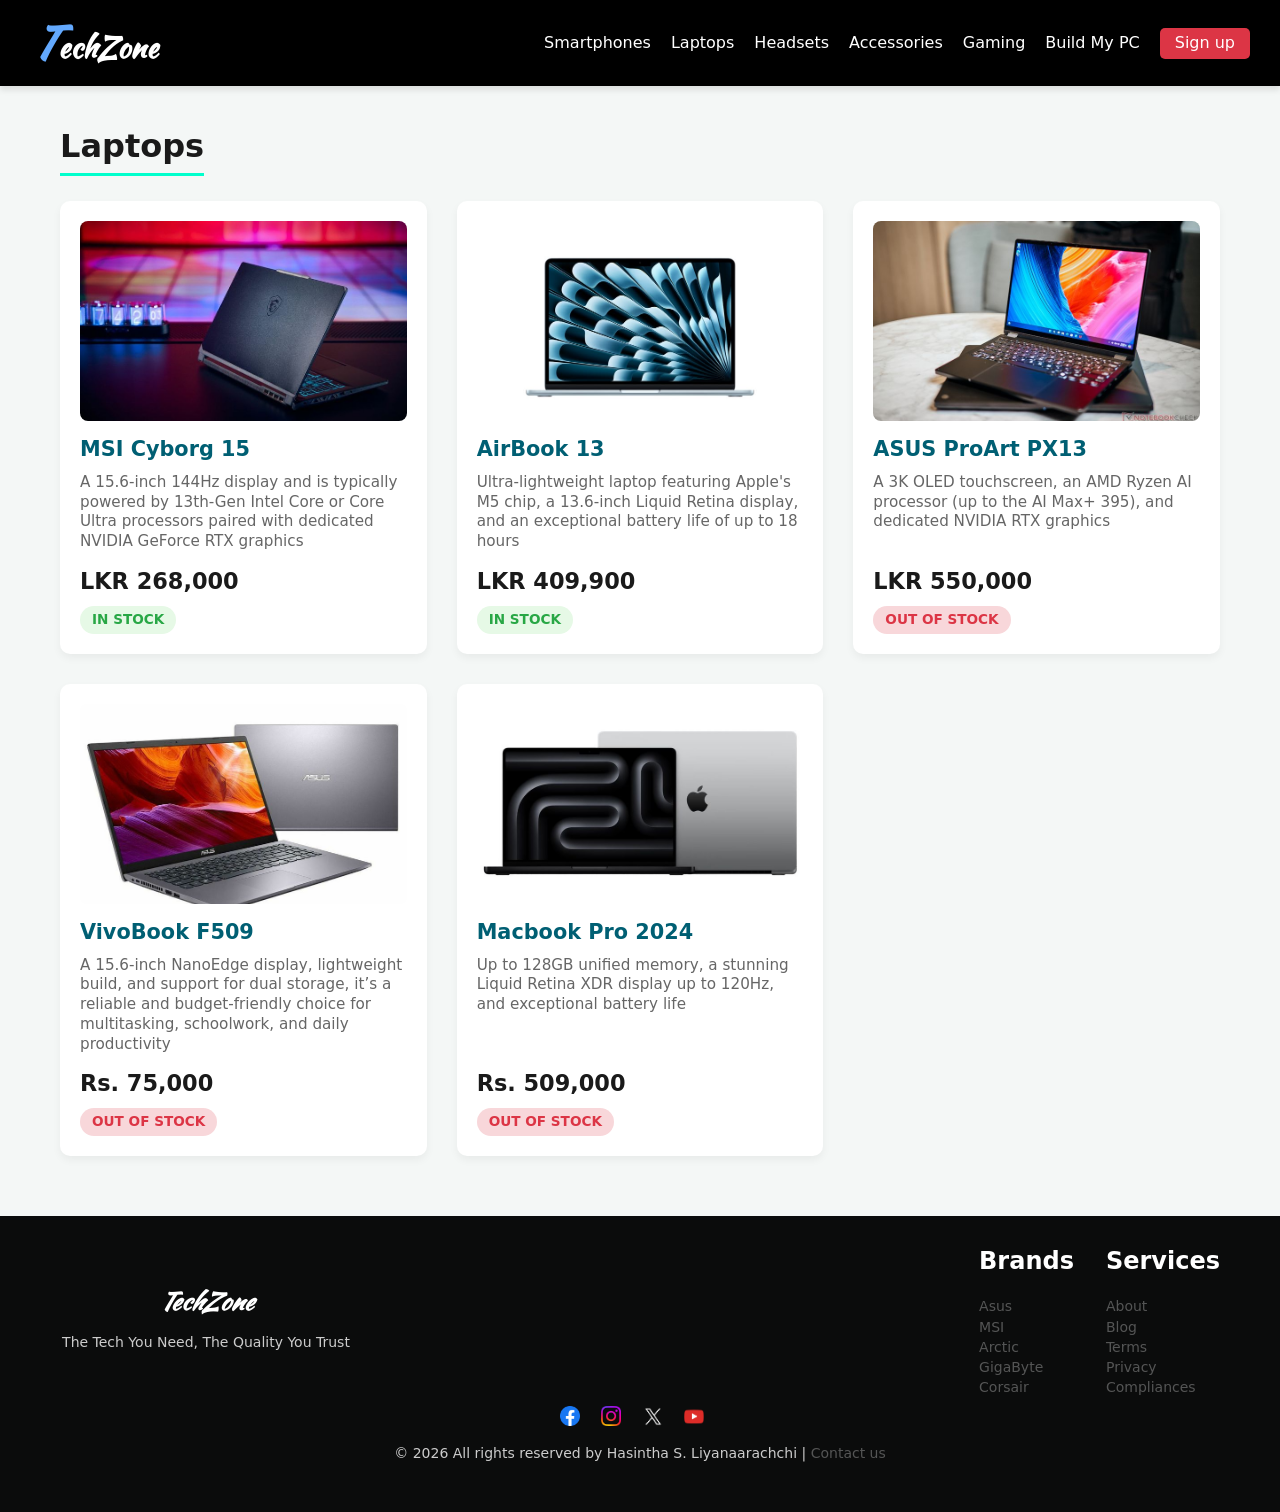
<file: laptops.html>
<!doctype html>
<html lang="en">
  <head>
    <meta charset="UTF-8" />
    <meta name="viewport" content="width=device-width, initial-scale=1.0" />
    <title>TechZone Gadget Store</title>
    <link rel="stylesheet" href="styles.css" />
    
  </head>
  <body>



    
    <header>
      <div class="logo">
        <a class="T" href="index.html" ; text-decoration: none"
          >T</a
        >
        <a class="Z" href="index.html" ; text-decoration: none"
          >echZone</a
        >
      </div>




      <nav> <!--navigation tika-->
        <ul>
         
          <li><a href="smartphones.html">Smartphones</a></li>
          <li><a href="laptops.html">Laptops</a></li>
          <li><a href="audio.html">Headsets</a></li>
          <li><a href="accessories.html">Accessories</a></li>
          <li><a href="gaming.html">Gaming</a></li>
          <li><a href="buildmypc.html">Build My PC</a></li>
          <li><a class="signup" href="signup.html">Sign up</a></li>
         
        </ul>
      </nav>
     
    </header>

    <main>
        <section class="category-section" style="padding-top: 40px; margin-top: 0;">
            <h2>Laptops</h2>
            <div class="product-grid">
                <div class="card">
                    <img src="Images\laptops\cyborg15.jpg" >
                    <h3>MSI Cyborg 15</h3>
                    <p>A 15.6-inch 144Hz display and is typically powered by 13th-Gen Intel Core or Core Ultra processors paired with dedicated NVIDIA GeForce RTX graphics</p>
                    <div class="price">LKR 268,000</div>
                    <div class="availability in-stock">In Stock</div>
                </div>
                <div class="card">
                    <img src="Images\laptops\air13.jpg" >
                    <h3>AirBook 13</h3>
                    <p>Ultra-lightweight laptop featuring Apple's M5 chip, a 13.6-inch Liquid Retina display, and an exceptional battery life of up to 18 hours</p>
                    <div class="price">LKR 409,900</div>
                    <div class="availability in-stock">In Stock</div>
                </div>
                <div class="card">
                    <img src="Images\laptops\proart.jpg" >
                    <h3>ASUS ProArt PX13</h3>
                    <p>A 3K OLED touchscreen, an AMD Ryzen AI processor (up to the AI Max+ 395), and dedicated NVIDIA RTX graphics</p>
                    <div class="price">LKR 550,000</div>
                    <div class="availability out-stock">Out of Stock</div>
                </div>
                <div class="card">
                    <img src="Images\laptops\vivobook.jpg" >
                    <h3>VivoBook F509</h3>
                    <p>A 15.6-inch NanoEdge display, lightweight build, and support for dual storage, it’s a reliable and budget-friendly choice for multitasking, schoolwork, and daily productivity</p>
                    <div class="price">Rs. 75,000</div>
                    <div class="availability out-stock">Out of Stock</div>
                </div>
                <div class="card">
                    <img src="Images\laptops\macbook.jpg" >
                    <h3>Macbook Pro 2024</h3>
                    <p>Up to 128GB unified memory, a stunning Liquid Retina XDR display up to 120Hz, and exceptional battery life</p>
                    <div class="price">Rs. 509,000</div>
                    <div class="availability out-stock">Out of Stock</div>
                </div>
            </div>
        </section>
    </main>

   <footer class="hidden-footer" class="app-footer">
     
        <div class="footer-content">
          <div class="app-info">
            <h2 class="T">TechZone</h2>
            <p>
              The Tech You Need, The Quality You Trust
            </p>
          </div>
          <div class="footer-actions">
            <div class="services-actions">
              <h2 class="action-header">Brands</h2>
              <ul class="unordered-list">
                <li><a href="#">Asus</a></li>
                <li><a href="#">MSI</a></li>
                <li><a href="#">Arctic</a></li>
                <li><a href="#">GigaByte</a></li>
                <li><a href="#">Corsair</a></li>
              </ul>
            </div>
            <div class="about-actions">
              <h2 class="action-header">Services</h2>
              <ul class="unordered-list">
                <li><a href="#">About</a></li>
                <li><a href="#">Blog</a></li>
                <li><a href="#">Terms</a></li>
                <li><a href="#">Privacy</a></li>
                <li><a href="#">Compliances</a></li>
              </ul>
            </div>
          </div>
        </div>
        <div class="social-icons">
          <img
            src="Images\footer\facebook.png"
            alt="fb-icon"
          />
          <img
            src="Images\footer\instagram.png"
            alt="insta-icon"
          />
          <img
            src="Images\footer\twitter.png"
            alt="twitter-icon"
          />
          <img
            src="Images\footer\youtube.png"
            alt="yt-icon"
          />
        </div>
        <div class="copyright">
          <p class="copyright-text">
            &copy; 2026 All rights reserved by Hasintha S. Liyanaarachchi | 
            <a href="#">Contact us</a>
          </p>
        </div>
      </div>
    </footer>
   

    

  </body>
</html>
</file>
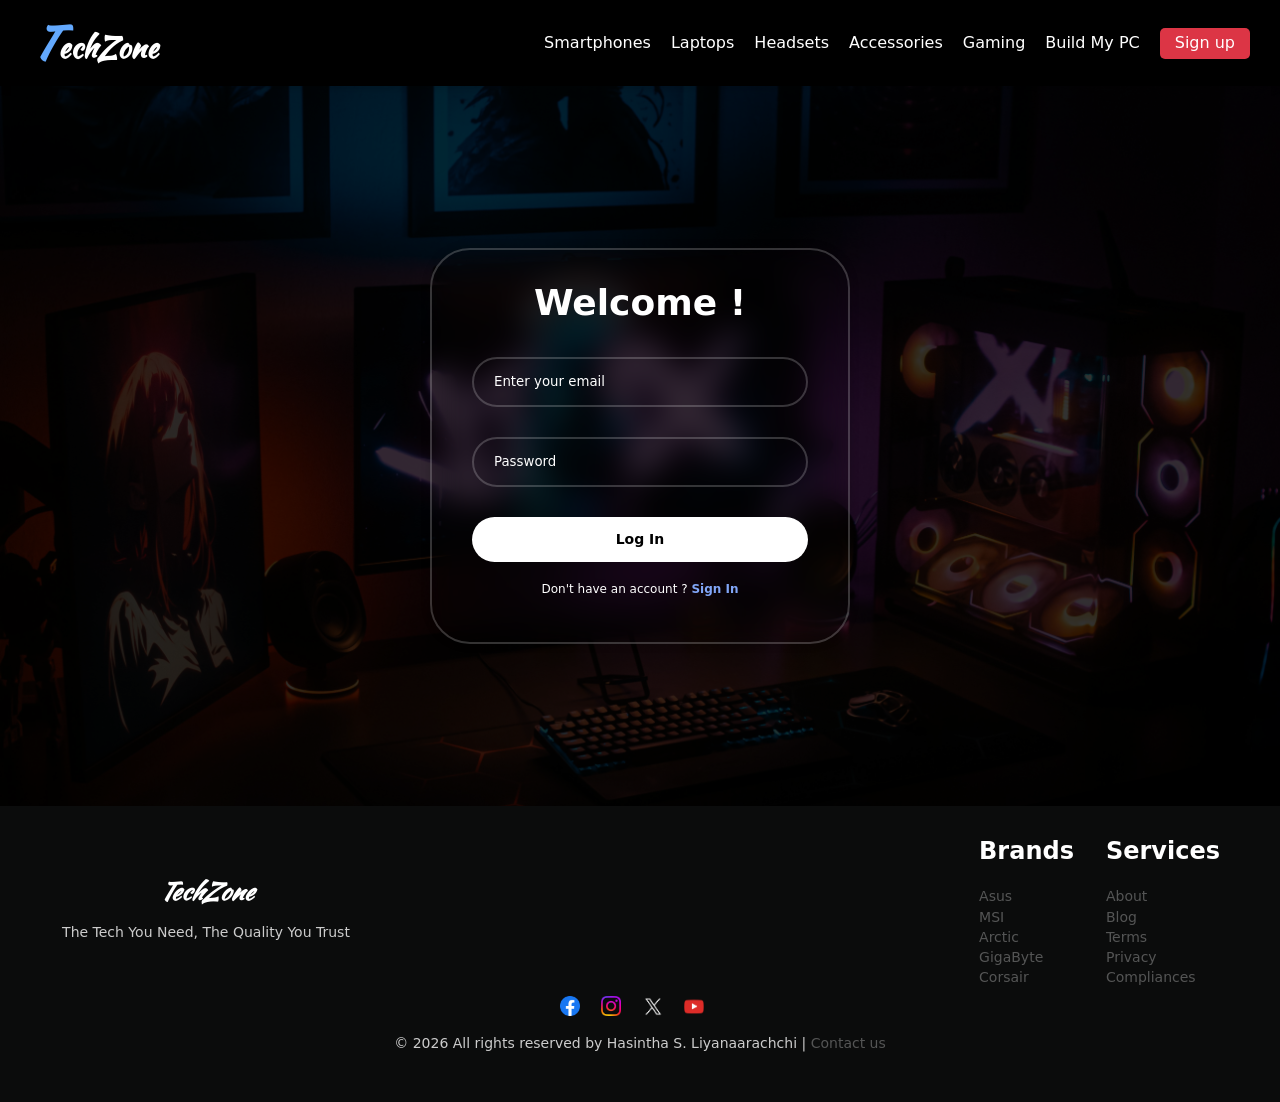
<file: login.html>
<!doctype html>
<html lang="en">
  <head>
    <meta charset="UTF-8" />
    <meta name="viewport" content="width=device-width, initial-scale=1.0" />
    <title>TechZone Gadget Store</title>
    <link rel="stylesheet" href="styles.css" />
    
  </head>
  <body>



    
    <header>
      <div class="logo">
        <a class="T" href="index.html" ; text-decoration: none"
          >T</a
        >
        <a class="Z" href="index.html" ; text-decoration: none"
          >echZone</a
        >
      </div>




      <nav> <!--navigation tika-->
        <ul>
         
          <li><a href="smartphones.html">Smartphones</a></li>
          <li><a href="laptops.html">Laptops</a></li>
          <li><a href="audio.html">Headsets</a></li>
          <li><a href="accessories.html">Accessories</a></li>
          <li><a href="gaming.html">Gaming</a></li>
          <li><a href="buildmypc.html">Build My PC</a></li>
          <li><a class="signup" href="signup.html">Sign up</a></li>
         
        </ul>
      </nav>
     
    </header>


<section class="signuppage">
    <div class="wrapper">
      <form action="">
        
        <h1>Welcome !</h1>
        <div class="input-box">
                        
                        <input type="Email" placeholder="Enter your email" required>
                    </div>
                    <div class="input-box">
                        
                        <input type="Password" placeholder="Password" required>
                    </div>
                   
                
                
                <div class="form-button">
                    <button type="submit" class="btn">Log In</button>
                </div>
                <div class="register-link">
                  <p> Don't have an account ? <a href="signup.html">Sign In</a>
                  </p>
                </div>
            </form>
        </div>
    </div>
    </section>





   <footer class="hidden-footer" class="app-footer">
     
        <div class="footer-content">
          <div class="app-info">
            <h2 class="T">TechZone</h2>
            <p>
              The Tech You Need, The Quality You Trust
            </p>
          </div>
          <div class="footer-actions">
            <div class="services-actions">
              <h2 class="action-header">Brands</h2>
              <ul class="unordered-list">
                <li><a href="#">Asus</a></li>
                <li><a href="#">MSI</a></li>
                <li><a href="#">Arctic</a></li>
                <li><a href="#">GigaByte</a></li>
                <li><a href="#">Corsair</a></li>
              </ul>
            </div>
            <div class="about-actions">
              <h2 class="action-header">Services</h2>
              <ul class="unordered-list">
                <li><a href="#">About</a></li>
                <li><a href="#">Blog</a></li>
                <li><a href="#">Terms</a></li>
                <li><a href="#">Privacy</a></li>
                <li><a href="#">Compliances</a></li>
              </ul>
            </div>
          </div>
        </div>
        <div class="social-icons">
          <img
            src="Images\footer\facebook.png"
            alt="fb-icon"
          />
          <img
            src="Images\footer\instagram.png"
            alt="insta-icon"
          />
          <img
            src="Images\footer\twitter.png"
            alt="twitter-icon"
          />
          <img
            src="Images\footer\youtube.png"
            alt="yt-icon"
          />
        </div>
        <div class="copyright">
          <p class="copyright-text">
            &copy; 2026 All rights reserved by Hasintha S. Liyanaarachchi | 
            <a href="#">Contact us</a>
          </p>
        </div>
      </div>
    </footer>
   

    

  </body>
</html>
</file>
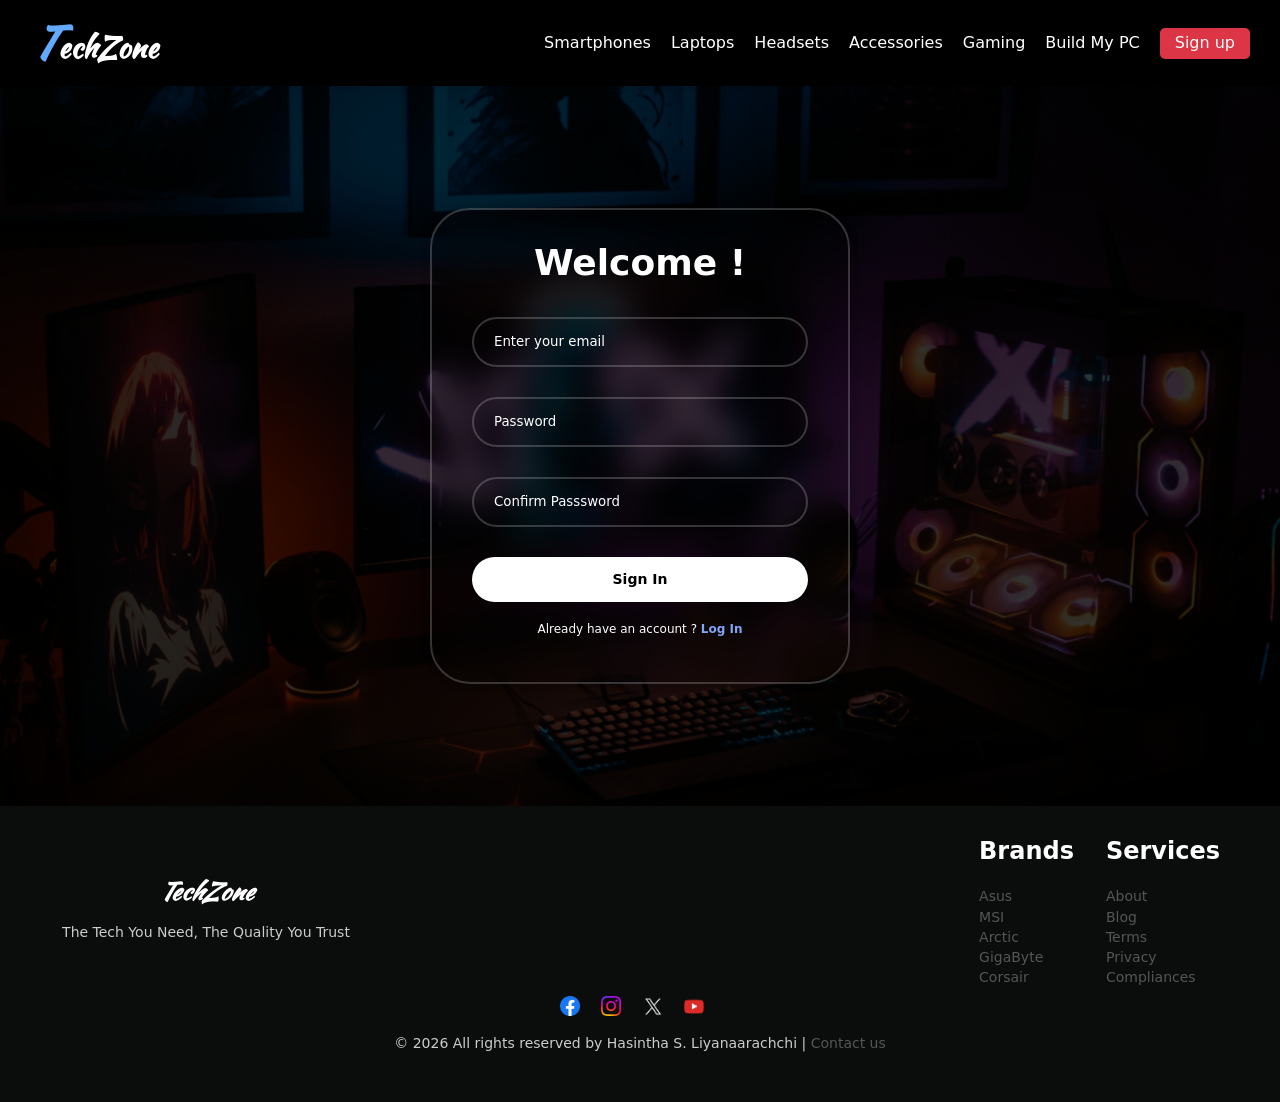
<file: signup.html>
<!doctype html>
<html lang="en">
  <head>
    <meta charset="UTF-8" />
    <meta name="viewport" content="width=device-width, initial-scale=1.0" />
    <title>TechZone Gadget Store</title>
    <link rel="stylesheet" href="styles.css" />
    
  </head>
  <body>



    
    <header>
      <div class="logo">
        <a class="T" href="index.html" ; text-decoration: none"
          >T</a
        >
        <a class="Z" href="index.html" ; text-decoration: none"
          >echZone</a
        >
      </div>




      <nav> <!--navigation tika-->
        <ul>
         
          <li><a href="smartphones.html">Smartphones</a></li>
          <li><a href="laptops.html">Laptops</a></li>
          <li><a href="audio.html">Headsets</a></li>
          <li><a href="accessories.html">Accessories</a></li>
          <li><a href="gaming.html">Gaming</a></li>
          <li><a href="buildmypc.html">Build My PC</a></li>
          <li><a class="signup" href="signup.html">Sign up</a></li>
         
        </ul>
      </nav>
     
    </header>


<section class="signuppage">
    <div class="wrapper">
      <form action="">
        
        <h1>Welcome !</h1>
        <div class="input-box">
                        
                        <input type="Email" placeholder="Enter your email" required>
                    </div>
                    <div class="input-box">
                        
                        <input type="Password" placeholder="Password" required>
                    </div>
                    <div class="input-box">
                        
                        <input type="Password" placeholder="Confirm Passsword" required>
                    </div>
                
                
                <div class="form-button">
                    <button type="submit" class="btn">Sign In</button>
                </div>
                <div class="register-link">
                  <p> Already have an account ? <a href="login.html">Log In</a>
                  </p>
                </div>
            </form>
        </div>
    </div>
    </section>





   <footer class="hidden-footer" class="app-footer">
     
        <div class="footer-content">
          <div class="app-info">
            <h2 class="T">TechZone</h2>
            <p>
              The Tech You Need, The Quality You Trust
            </p>
          </div>
          <div class="footer-actions">
            <div class="services-actions">
              <h2 class="action-header">Brands</h2>
              <ul class="unordered-list">
                <li><a href="#">Asus</a></li>
                <li><a href="#">MSI</a></li>
                <li><a href="#">Arctic</a></li>
                <li><a href="#">GigaByte</a></li>
                <li><a href="#">Corsair</a></li>
              </ul>
            </div>
            <div class="about-actions">
              <h2 class="action-header">Services</h2>
              <ul class="unordered-list">
                <li><a href="#">About</a></li>
                <li><a href="#">Blog</a></li>
                <li><a href="#">Terms</a></li>
                <li><a href="#">Privacy</a></li>
                <li><a href="#">Compliances</a></li>
              </ul>
            </div>
          </div>
        </div>
        <div class="social-icons">
          <img
            src="Images\footer\facebook.png"
            alt="fb-icon"
          />
          <img
            src="Images\footer\instagram.png"
            alt="insta-icon"
          />
          <img
            src="Images\footer\twitter.png"
            alt="twitter-icon"
          />
          <img
            src="Images\footer\youtube.png"
            alt="yt-icon"
          />
        </div>
        <div class="copyright">
          <p class="copyright-text">
            &copy; 2026 All rights reserved by Hasintha S. Liyanaarachchi | 
            <a href="#">Contact us</a>
          </p>
        </div>
      </div>
    </footer>
   

    

  </body>
</html>
</file>
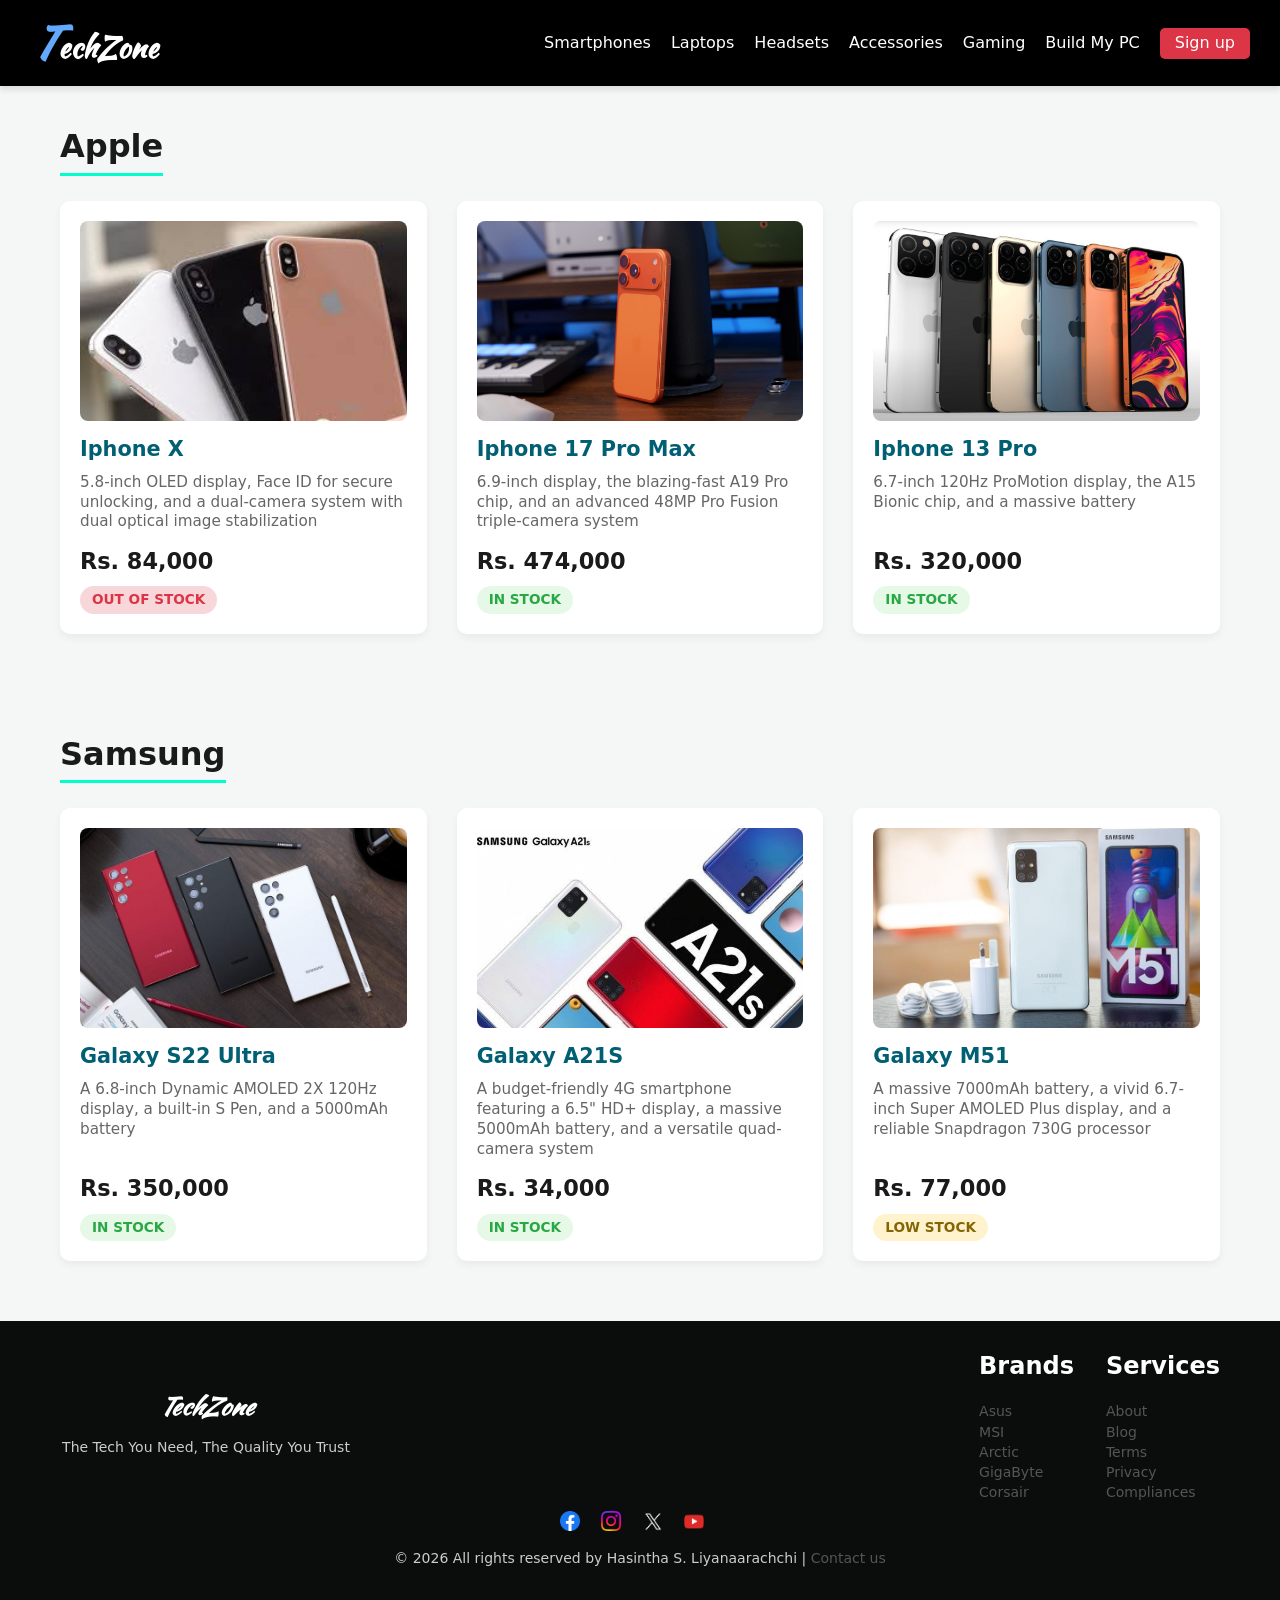
<file: smartphones.html>
<!doctype html>
<html lang="en">
  <head>
    <meta charset="UTF-8" />
    <meta name="viewport" content="width=device-width, initial-scale=1.0" />
    <title>TechZone Gadget Store</title>
     <link rel="stylesheet" href="styles.css" />
    
  </head>
  <body>



    
    <header>
      <div class="logo">
        <a class="T" href="index.html" ; text-decoration: none"
          >T</a
        >
        <a class="Z" href="index.html" ; text-decoration: none"
          >echZone</a
        >
      </div>




      <nav> <!--navigation tika-->
        <ul>
         
          <li><a href="smartphones.html">Smartphones</a></li>
          <li><a href="laptops.html">Laptops</a></li>
          <li><a href="audio.html">Headsets</a></li>
          <li><a href="accessories.html">Accessories</a></li>
          <li><a href="gaming.html">Gaming</a></li>
          <li><a href="buildmypc.html">Build My PC</a></li>
          <li><a class="signup" href="signup.html">Sign up</a></li>
         
        </ul>
      </nav>
     
    </header>

    <main>
        <section class="category-section" style="padding-top: 40px; margin-top: 0;">
            <h2>Apple</h2>
            <div class="product-grid">
                <div class="card">
                    <img src="Images\smartphones\10.jpg" >
                    <h3>Iphone X</h3>
                    <p>5.8-inch OLED display, Face ID for secure unlocking, and a dual-camera system with dual optical image stabilization</p>
                    <div class="price">Rs. 84,000</div>
                    <div class="availability out-stock">Out Of Stock</div>
                </div>
                <div class="card">
                    <img src="Images\smartphones\17.jpg" >
                    <h3>Iphone 17 Pro Max</h3>
                    <p>6.9-inch display, the blazing-fast A19 Pro chip, and an advanced 48MP Pro Fusion triple-camera system</p>
                    <div class="price">Rs. 474,000</div>
                    <div class="availability in-stock">In Stock</div>
                </div>
                <div class="card">
                    <img src="Images\smartphones\13.jpg" >
                    <h3>Iphone 13 Pro</h3>
                    <p>6.7-inch 120Hz ProMotion display, the A15 Bionic chip, and a massive battery</p>
                    <div class="price">Rs. 320,000</div>
                    <div class="availability in-stock">In Stock</div>
                </div>
            </div>
        </section>

        <section class="category-section" style="padding-top: 40px; margin-top: 0;">
            <h2>Samsung</h2>
            <div class="product-grid">
                <div class="card">
                    <img src="Images\smartphones\s22.jpg" >
                    <h3>Galaxy S22 Ultra</h3>
                    <p>A 6.8-inch Dynamic AMOLED 2X 120Hz display, a built-in S Pen, and a 5000mAh battery</p>
                    <div class="price">Rs. 350,000</div>
                    <div class="availability in-stock">In Stock</div>
                </div>
                <div class="card">
                    <img src="Images\smartphones\a21s.jpg" >
                    <h3>Galaxy A21S</h3>
                    <p>A budget-friendly 4G smartphone featuring a 6.5" HD+ display, a massive 5000mAh battery, and a versatile quad-camera system</p>
                    <div class="price">Rs. 34,000</div>
                    <div class="availability in-stock">In Stock</div>
                </div>
                <div class="card">
                    <img src="Images\smartphones\m51.jpg" >
                    <h3>Galaxy M51</h3>
                    <p>A massive 7000mAh battery, a vivid 6.7-inch Super AMOLED Plus display, and a reliable Snapdragon 730G processor</p>
                    <div class="price">Rs. 77,000</div>
                    <div class="availability low-stock">Low Stock</div>
                </div>
            </div>
        </section>

    </main>

   <footer class="hidden-footer" class="app-footer">
     
        <div class="footer-content">
          <div class="app-info">
            <h2 class="T">TechZone</h2>
            <p>
              The Tech You Need, The Quality You Trust
            </p>
          </div>
          <div class="footer-actions">
            <div class="services-actions">
              <h2 class="action-header">Brands</h2>
              <ul class="unordered-list">
                <li><a href="#">Asus</a></li>
                <li><a href="#">MSI</a></li>
                <li><a href="#">Arctic</a></li>
                <li><a href="#">GigaByte</a></li>
                <li><a href="#">Corsair</a></li>
              </ul>
            </div>
            <div class="about-actions">
              <h2 class="action-header">Services</h2>
              <ul class="unordered-list">
                <li><a href="#">About</a></li>
                <li><a href="#">Blog</a></li>
                <li><a href="#">Terms</a></li>
                <li><a href="#">Privacy</a></li>
                <li><a href="#">Compliances</a></li>
              </ul>
            </div>
          </div>
        </div>
        <div class="social-icons">
          <img
            src="Images\footer\facebook.png"
            alt="fb-icon"
          />
          <img
            src="Images\footer\instagram.png"
            alt="insta-icon"
          />
          <img
            src="Images\footer\twitter.png"
            alt="twitter-icon"
          />
          <img
            src="Images\footer\youtube.png"
            alt="yt-icon"
          />
        </div>
        <div class="copyright">
          <p class="copyright-text">
            &copy; 2026 All rights reserved by Hasintha S. Liyanaarachchi | 
            <a href="#">Contact us</a>
          </p>
        </div>
      </div>
    </footer>
   

    

  </body>
</html>
</file>
<file: styles.css>
/* universal aniwa danna */
* {
  margin: 0;
  padding: 0;
  box-sizing: border-box;
  font-family: "Segoe UI", Tahoma, Geneva, Verdana, sans-serif;
}

body {
  background-color: #f4f7f6;
  color: #333;
  line-height: 1.3;

  display: flex;
  flex-direction: column;
  min-height: 100vh;
}

/*navigation tika*/
header {
  background-color: #000000;
  color: rgb(255, 255, 255);
  padding: 15px 30px;
  display: flex;
  justify-content: space-between;
  align-items: center;
  position: sticky;
  top: 0;
  z-index: 1000;
  box-shadow: 0 4px 6px rgba(0, 0, 0, 0.1);
  flex-direction: row;
}
/*google font eka*/
@font-face {
  font-family: fontnew;
  src: url(fontnew.ttf);
}

.logo {
  font-size: 1.8rem;
  font-weight: bold;
  flex-direction: row;
  word-spacing: -7px;
}
.T {
  font-family: fontnew;
  font-size: 150%;
  font-style: italic;
  font-weight: bolder;
  color: #63a9fe;
}
.Z {
  font-family: fontnew;
  color: rgb(255, 255, 255);
}
.logo:hover {
  color: #63a9fe;
  transition: 0.2s ease-in all;
}

nav ul {
  list-style: none;
  display: flex;
  gap: 20px;
}

nav ul li a {
  color: white;
  text-decoration: none;
  font-weight: 500;
  transition: color 0.3s;
}

nav ul li a:hover {
  color: #63a9fe;
}

.signup {
  background-color: #dc3545;

  color: rgb(255, 253, 253);
  padding: 5px 15px 7px;
  border-radius: 5px;
}
.signup:hover {
  background-color: #7c0c17;
  color: #ffffff;
}


main {
  max-width: 1200px;
  margin: 0 auto;
  padding: 0 20px;
  width: 100%;
  /*footer eka yatata yawanna*/
  flex: 1;
}

.category-section {
  margin-bottom: 60px;
  padding-top: 80px;
  margin-top: -80px;
}

.category-section h2 {
  font-size: 2rem;
  color: #1a1a1a;
  border-bottom: 3px solid #00ffcc;
  display: inline-block;
  margin-bottom: 25px;
  padding-bottom: 5px;
}

/*grid tika*/
.product-grid {
  display: grid;
  grid-template-columns: repeat(auto-fit, minmax(300px, 1fr));
  gap: 30px;
}

/*card tika*/
.card {
  background: white;
  border-radius: 10px;
  padding: 20px;
  box-shadow: 0 4px 8px rgba(0, 0, 0, 0.05);
  transition:
    transform 0.3s,
    box-shadow 0.3s;
  display: flex;
  flex-direction: column;
}

.card:hover {
  transform: translateY(-5px);
  box-shadow: 0 8px 16px rgba(0, 0, 0, 0.1);
}

.card img {
  width: 100%;
  height: 200px;
  object-fit: cover;
  border-radius: 8px;
  margin-bottom: 15px;
}

.card h3 {
  font-size: 1.3rem;
  margin-bottom: 10px;
  color: #005f73;
}

.card p {
  color: #666;
  font-size: 0.95rem;
  flex-grow: 1; /* poddainm yatata ywnwa price eka*/
  margin-bottom: 15px;
}

.price {
  font-size: 1.4rem;
  font-weight: bold;
  color: #1a1a1a;
  margin-bottom: 10px;
}

/*thiyeda nadda*/
.availability {
  display: inline-block;
  padding: 5px 12px;
  border-radius: 15px;
  font-size: 0.85rem;
  font-weight: bold;
  text-transform: uppercase;
  width: fit-content;
}

.in-stock {
  background-color: #e6f9e6;
  color: #28a745;
}

.low-stock {
  background-color: #fff3cd;
  color: #856404;
}

.out-stock {
  background-color: #f8d7da;
  color: #dc3545;
}

/* palaweni eka*/
.banner {
 
  position: relative;
  background-image: url("Images/main/sales.jpg");
  background-size: cover; 
  background-position: center; */

  background-repeat: no-repeat;
  width: 100%; 
  padding: 10px 10px; 

 
  color: white;
  text-align: center;
  padding: 130px 25px; 

  
}
.banner::before {
  content: "";
  position: absolute;
  top: 0;
  left: 0;
  width: 100%;
  height: 100%;
  background-color: rgba(0, 0, 0, 0.6);
  z-index: 1;
}
.banner-text {
  text-align: left;
}

.banner h2 {
  font-size: 2.5rem;
  margin-bottom: 10px;
  position: relative;
  z-index: 2;
}

.banner p {
  font-size: 1.2rem;
  margin-bottom: 20px;
  position: relative;
  z-index: 2;
  margin-top: 20px;
}

.btn {
  display: inline-block;
  background-color: #f7d230;
  color: #000000;
  padding: 10px 25px;
  text-decoration: none;
  font-weight: bold;
  border-radius: 5px;
  transition: background-color 0.3s;
  z-index: 2;
  position: relative;
}

.btn:hover {
  background-color: #585303;
  color: #ffffff;
}

/*deweni eka*/
.banner2 {
  position: relative;
  background-image: url("Images/main/build.png");
  background-size: cover;
  background-position: center;

  background-repeat: no-repeat;
  width: 100%;
  padding: 10px 10px;

  color: white;
  text-align: right;
  padding: 100px 25px;
  margin: 0;
}
.banner2::before {
  content: "";
  position: absolute;
  top: 0;
  left: 0;
  width: 100%;
  height: 100%;
  background-color: rgba(0, 0, 0, 0.6);
  z-index: 1;
}
.banner2-text {
  text-align: right;
  z-index: 2;
}

.banner2 h2 {
  
  position: relative;
  z-index: 2;
}

.banner2 p {
  font-size: 1.2rem;
  position: relative;
  z-index: 2;
}
.top-line {
  font-size: 3.5rem;
  margin-bottom: -25px;
}
.bottom-line {
  margin-top: -25px;
  font-size: 4.5rem;
}
.btn2 {
  display: inline-block;
  background-color: #ffffff;
  color: #000000;
  padding: 10px 25px;
  text-decoration: none;
  font-weight: bold;
  border-radius: 5px;
  transition: background-color 0.3s;
  z-index: 2;
  position: relative;
}

.btn2:hover {
  background-color: #242425;
  color: #ffffff;
}
/*thuweni eka*/
.showcase-container {
 position: relative;
    background: url(Images/tech.jpg);
    padding: 25px 40px 50px;
    font-family: 'Segoe UI', Tahoma, Geneva, Verdana, sans-serif;
    background-size: cover;
  background-position: center;
  
color: #ffffff;

  background-repeat: no-repeat;
  width: 100%;
 }
.showcase-container::before{
  content: "";
  position: absolute;
  top: 0;
  left: 0;
  width: 100%;
  height: 100%;
  background-color: rgba(0, 0, 0, 0.8);
  
}


.showcase-inner h2 {
  position: relative;
    text-align: center;
    color: #d3be00;
    margin-bottom: 50px;
    z-index: 10;
    font-size: 70px;
    z-index: 2;
}
.deals2{
  position: relative;
    text-align: center;
    color: #ffffff;
    margin-bottom: 50px;
    z-index: 10;
    font-size: 70px;
    z-index: 2;
}

.laptop-layout {
    display: flex;
    justify-content: center;
    gap: 25px;
    flex-wrap: wrap; 
}



.laptop-item {
    background-color: #ffffff; 
    border-radius: 12px;
    box-shadow: 0 4px 15px rgba(109, 2, 68, 0.685); 
    padding: 20px;
    width: 250px;
    text-align: center;
    transition: transform 0.3s ease, box-shadow 0.3s ease;
}


.laptop-item:hover {
    transform: translateY(-5px);
    box-shadow: 0 8px 25px rgba(0, 0, 0, 0.15);
}


.laptop-item img {
    width: 100%;
    height: 150px;
    border-radius: 8px;
    margin-bottom: 15px;

}


.laptop-item h3 {
    font-size: 1.2rem;
    color: #000000;
    margin: 10px 0;
}


.cost-tag {
    font-size: 0.9rem;
    font-weight: bold;
    color: #790202; 
    text-decoration: line-through;
}
.recost-tag{
  font-size: 1.1rem;
    font-weight: bold;
    color: #000000; 
    
}


/*sign up page eka*/
.signuppage {
  display: flex;
  justify-content: center;
  align-items: center;
  min-height: 80vh;
  background-image: url(Images/12.jpg);
  background-size: cover;
  background-position: center;
  background-repeat: no-repeat;
}
.signuppage::before{
  content: "";
  position: absolute;
  top: 0;
  left: 0;
  width: 100%;
  height: 100%;
  background-color: rgba(0, 0, 0, 0.8);
  
}

.wrapper {
  width: 420px;
  background: transparent;
  color: #ffffff;
  border-radius: 40px;
  padding: 30px 40px;
  border: 2px solid rgba(255, 255, 255, 0.2);
  z-index: 1;
  backdrop-filter: blur(15px);
  box-shadow: 0 0 10px rgba(0, 0, 0, 0.2);
}
.wrapper h1 {
  font-size: 36px;
  text-align: center;
}
.wrapper .input-box {
  width: 100%;
  height: 50px;

  margin: 30px 0;
}
.input-box input {
  width: 100%;
  height: 100%;
  background: transparent;
  border: none;
  outline: none;
  border: 2px solid rgba(255, 255, 255, 0.2);
  border-radius: 40px;
  color: #ffffff;
  padding: 20px 45px 20px 20px;
}
.input-box input::placeholder {
  color: #ffffff;
}
.wrapper .btn {
  width: 100%;
  height: 45px;
  background: rgb(255, 255, 255);
  border: none;
  outline: none;
  border-radius: 40px;
  font-size: 14px;
  font-weight: bold;
  color: #000000;
}
.wrapper .btn:hover {
  background-color: #a5a3a3;
}
.wrapper .register-link {
  font-size: 12px;
  text-align: center;
  margin: 20px 0 15px;
}
.register-link p a {
  color: #81a6f7;
  text-decoration: none;
  font-weight: 600;
}
.register-link p a:hover {
  text-decoration: underline;
}

/*Footer eka*/
footer {

  background-color: #000000f3;
  color: #ccc;
  text-align: center;
  padding: 30px 20px;
  margin-top: 0px;
}

* {
  position: relative;
  margin: 0;
  padding: 0;
  font-family:
    system-ui,
    -apple-system,
    BlinkMacSystemFont,
    "Segoe UI",
    Roboto,
    Oxygen,
    Ubuntu,
    Cantarell,
    "Open Sans",
    "Helvetica Neue",
    sans-serif;
  transition:
    opacity 0.4s ease,
    transform 0.4s ease;
  z-index: 2;
}
.app-footer {
  position: absolute;
  bottom: 0;
  width: 100%;
  background: black;
  height: 25%;
}

.footer-content {
  display: flex;
  justify-content: space-between;
  align-items: flex-start;

  width: 100%;
  padding: px;
  margin-top: 0px;
}

.app-info {
  width: 30%;
  text-align: left;
  margin-top: 40px;
  text-align: center;
}

.app-info h2 {
  color: #fff;
}
.app-info p {
  font-size: 14px;
  margin-top: 16px;
}

.footer-actions {
  display: flex;
  justify-content: space-between;
  align-items: center;
  gap: 32px;
  margin-right: 40px;
 
}

.action-header {
  color: #fff;
}

.unordered-list {
  list-style: none;
  font-size: 14px;
  margin-top: 20px;
  text-align: left;
}

.unordered-list li {
  margin-bottom: 2px;
}

a {
  text-decoration: none;
  color: rgba(255, 255, 255, 0.3);
}

a:hover {
  color: #63a9fe;
  transition: 0.2s ease-in all;
}

.social-icons img {
  width: 20px;
  margin-right: 16px;
  padding: 8px 0;
  cursor: pointer;
}

.copyright {
  font-size: 14px;
  margin: 4px 0 20px 0;
}






@media (max-width: 768px) {
  header {
    flex-direction: column;
    gap: 15px;
  }

  nav ul {
    flex-wrap: wrap;
    justify-content: center;
  }}
html, body {
  overflow-x: hidden;
  width: 100%;
}
</file>
